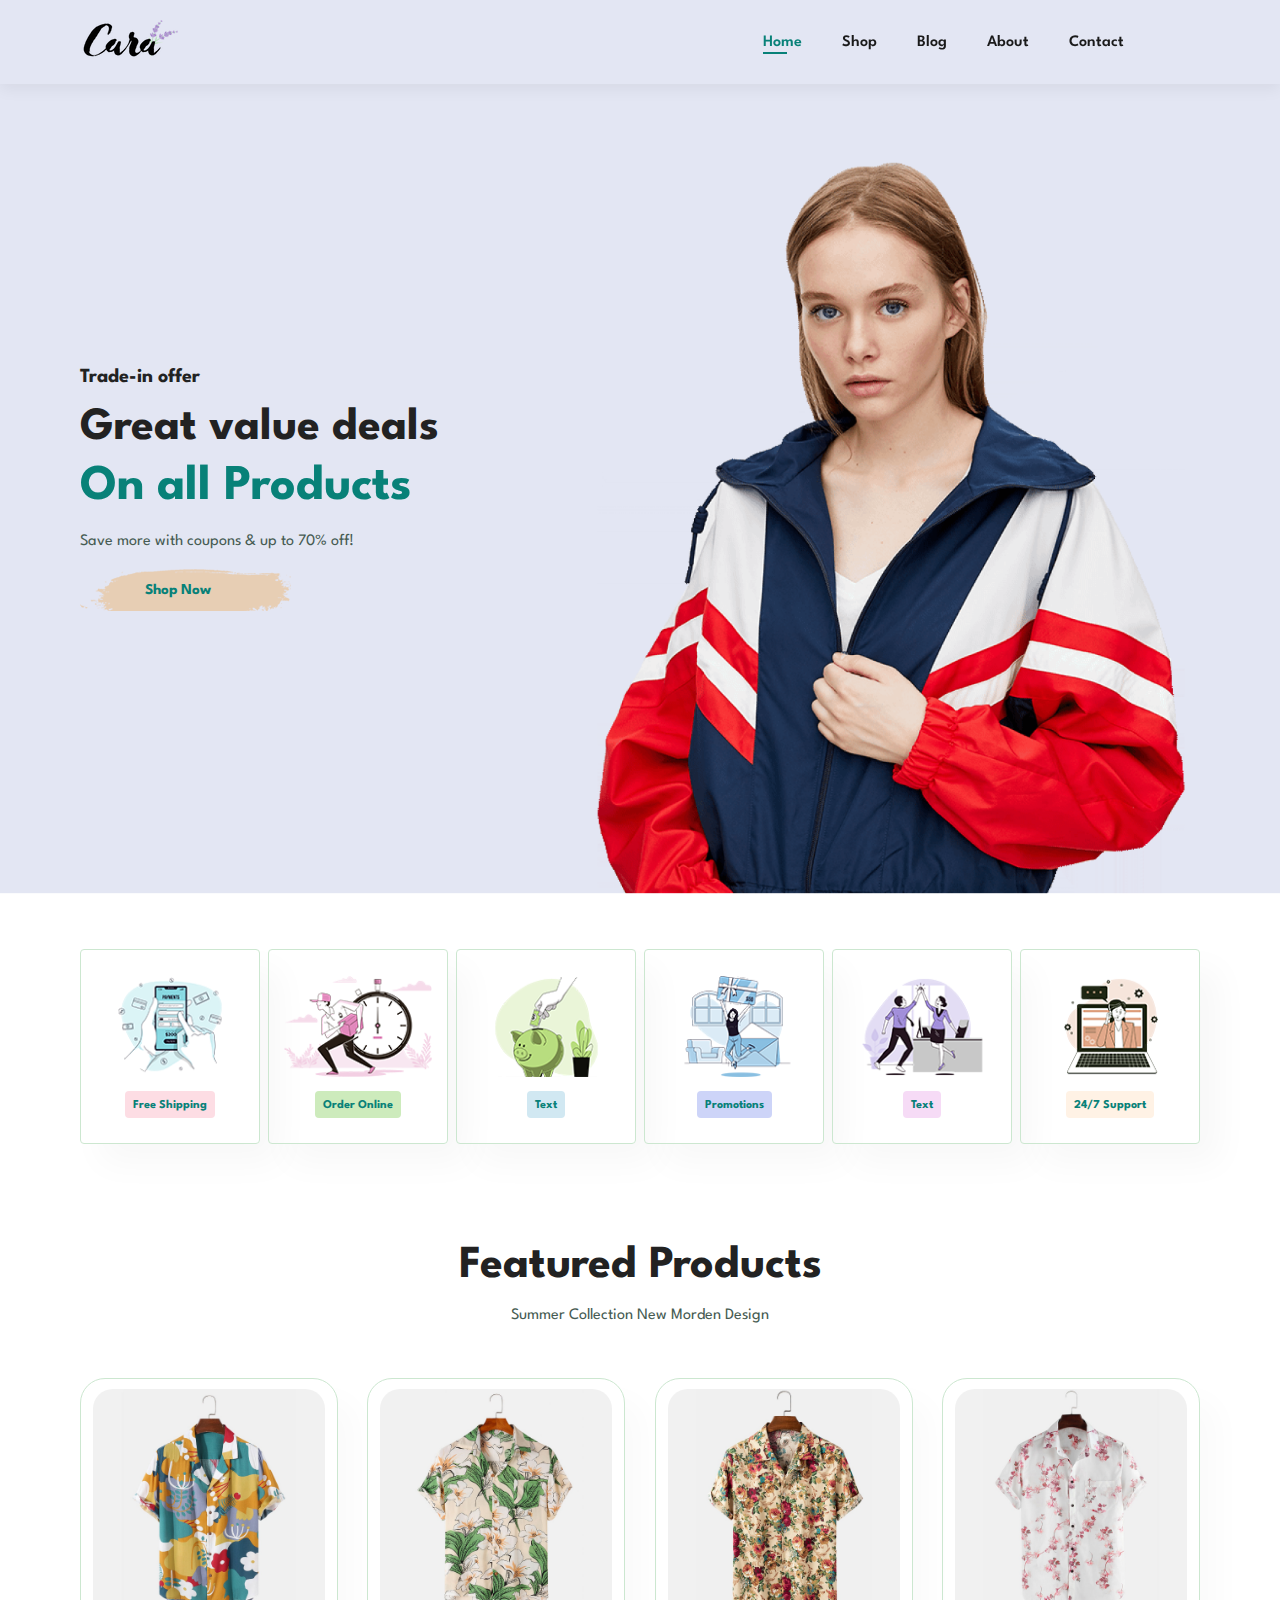
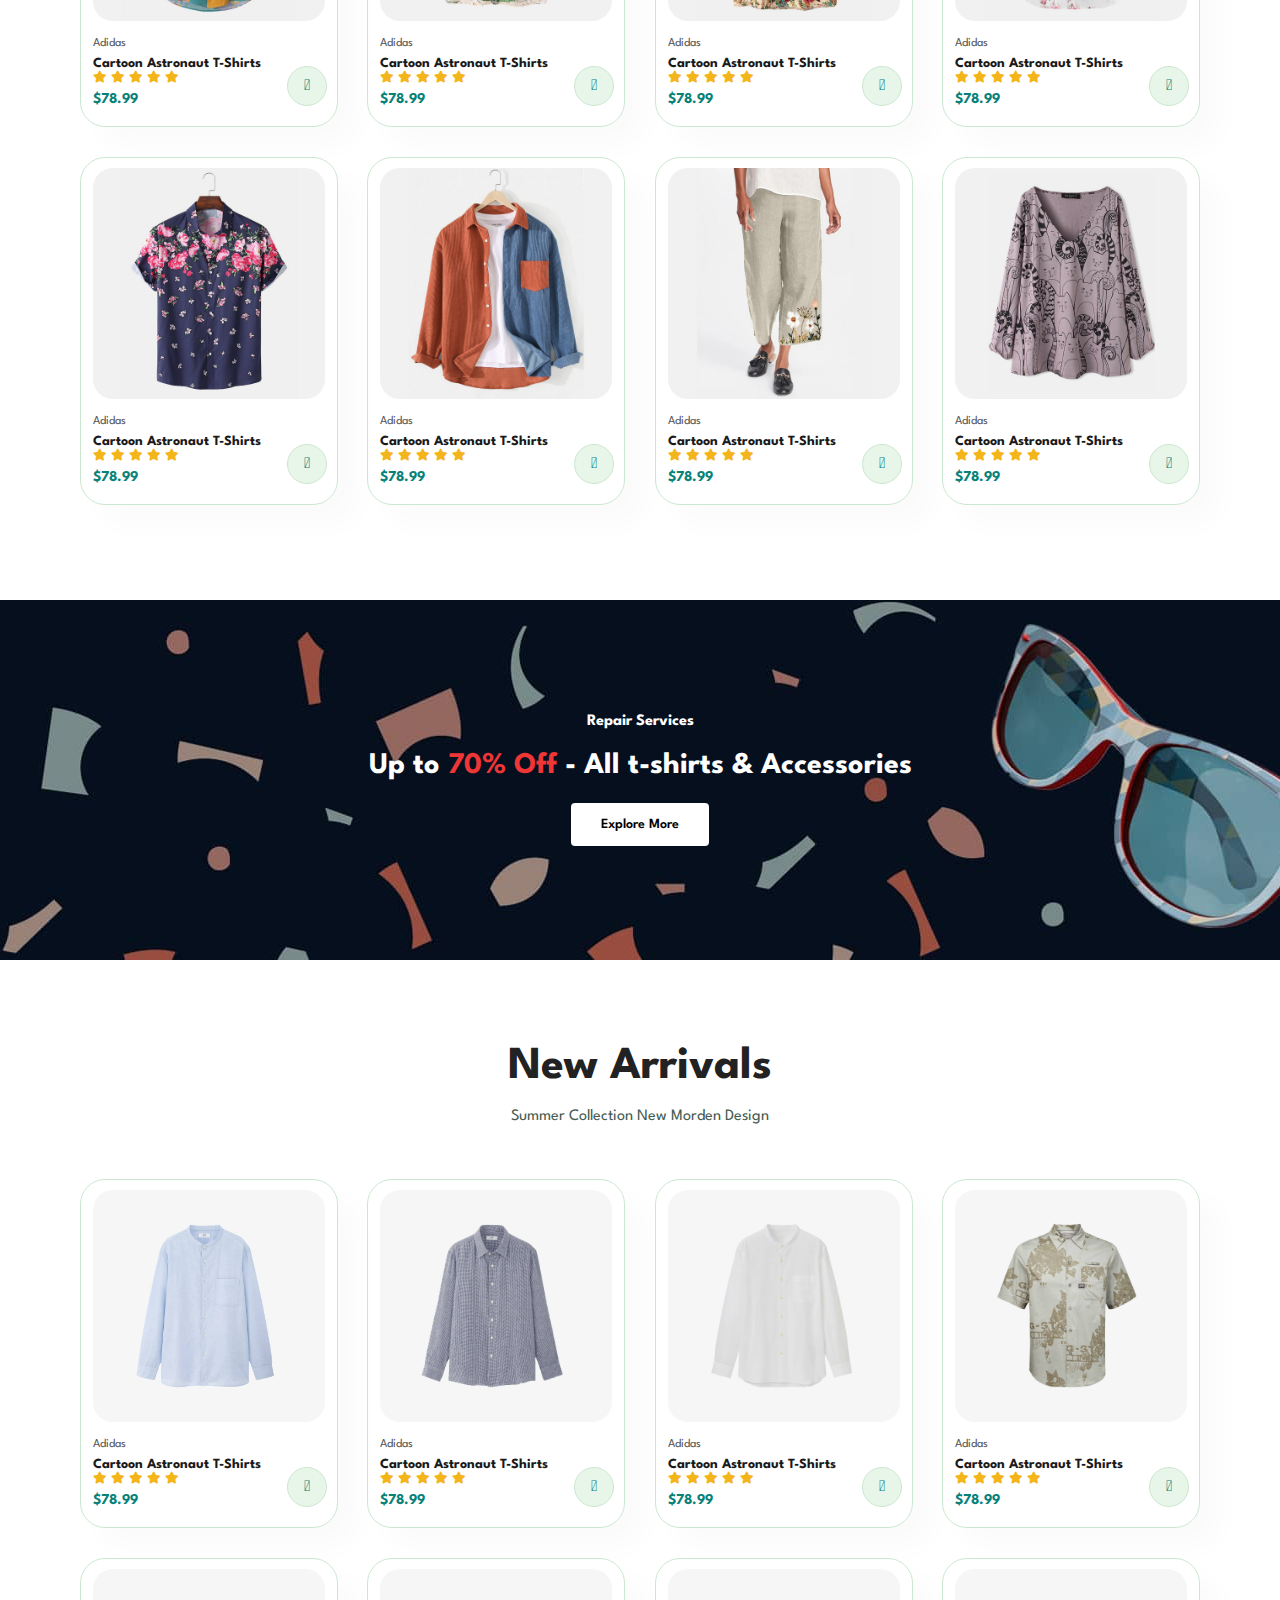
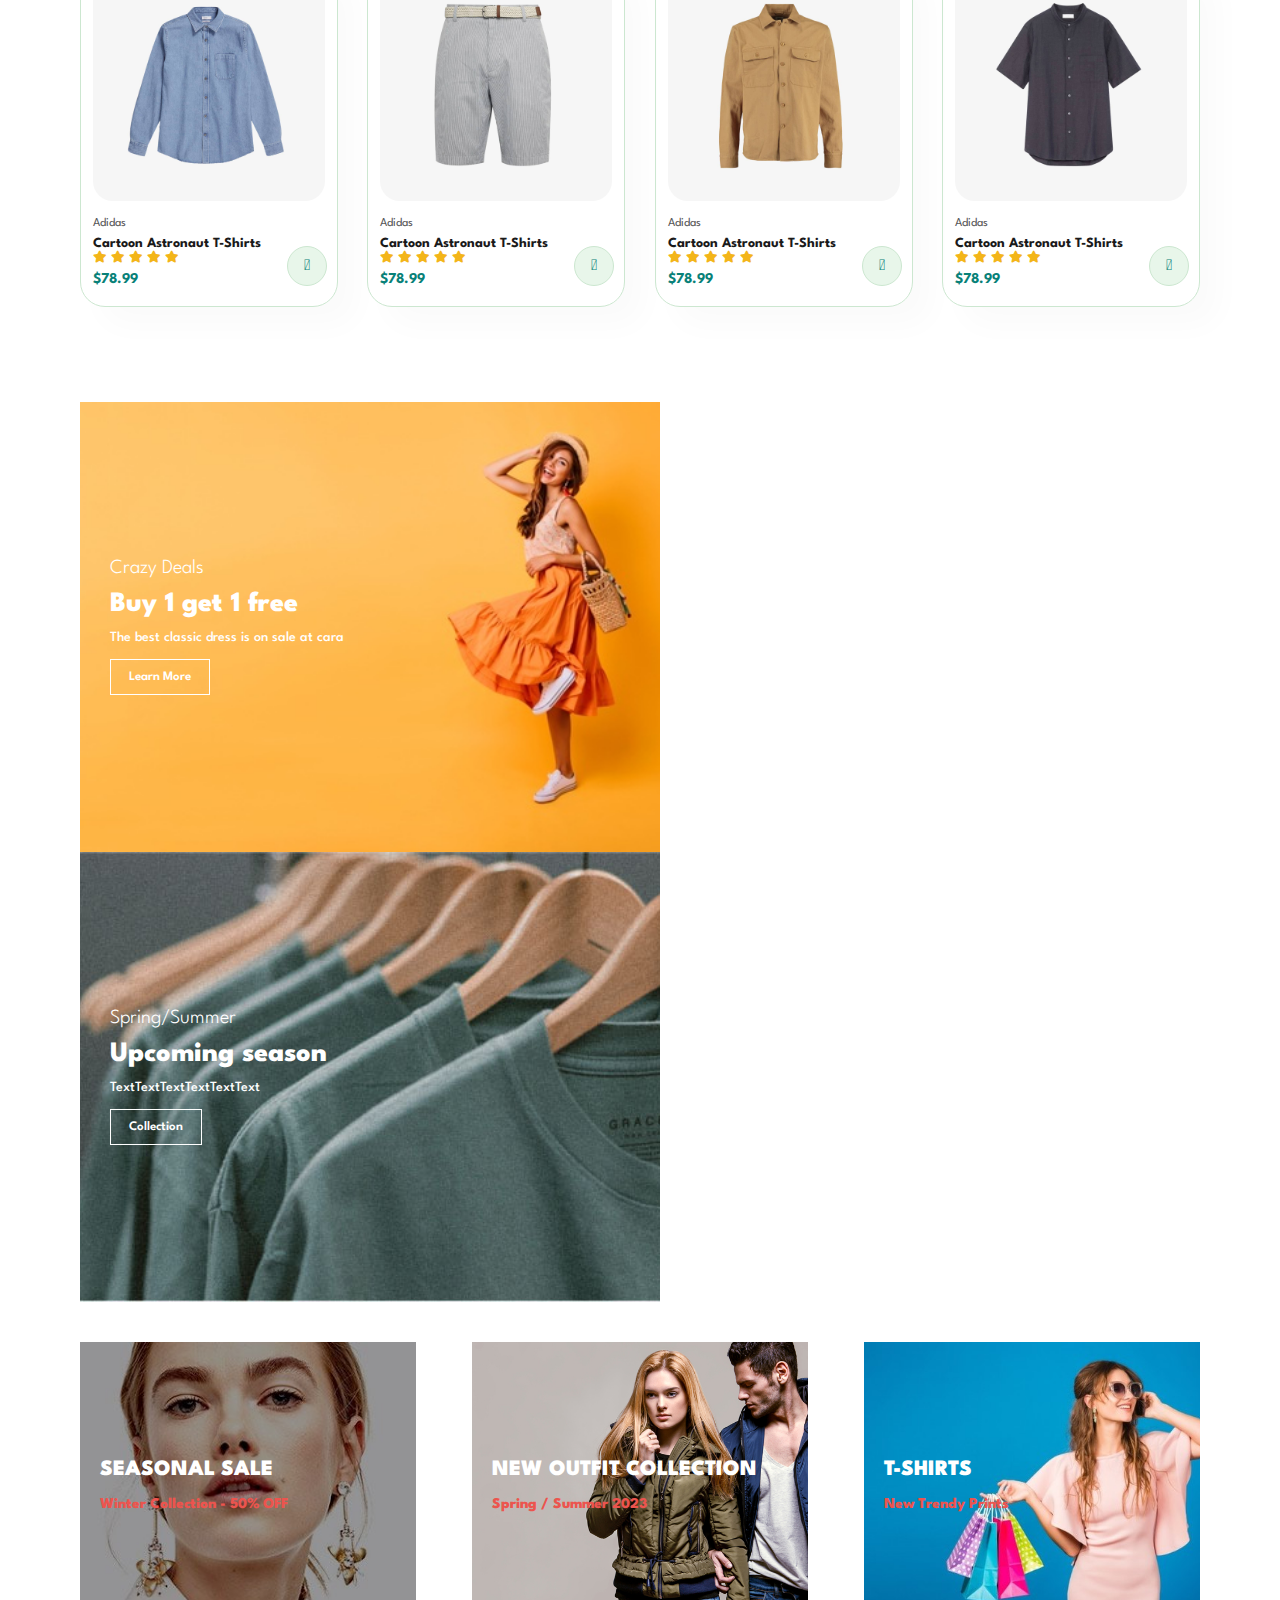
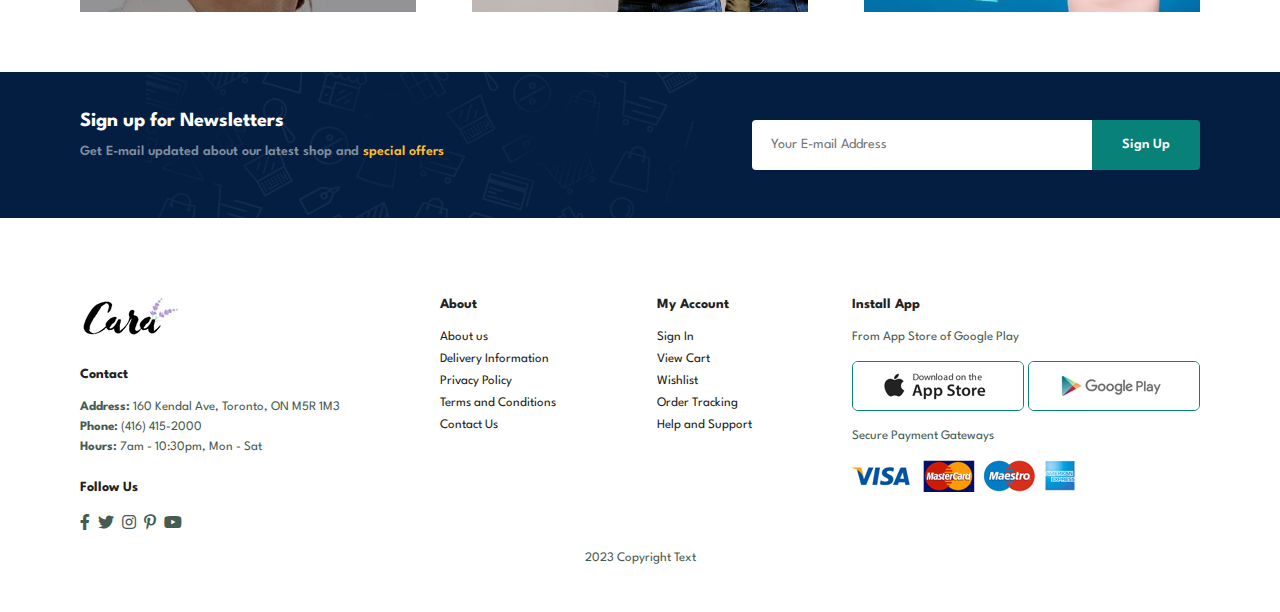
<file: index.html>
<!DOCTYPE html>
<html lang="en">

    <head>
        <meta charset="UTF-8">
        <meta http-equiv="X-UA-Compatible" content="IE=edge">
        <meta name="viewport" content="width=device-width, initial-scale=1.0">
        <title>Capstone Website</title>
        <link rel="stylesheet" href="https://pro.fontawesome.com/releases/v5.10.0/css/all.css" />

        <link rel="stylesheet" href="style.css">
    </head>

    <body>
        <section id="header"> 
            <a href="#"><img src="img/logo.png" class="logo" alt=""></a>

            <div>
                <ul id="navbar">
                    <li><a class="active" href="index.html">Home</a></li>
                    <li><a href="shop.html">Shop</a></li>
                    <li><a href="blog.html">Blog</a></li>
                    <li><a href="about.html">About</a></li>
                    <li><a href="contact.html">Contact</a></li>
                    <li id="lg-bag"><a href="cart.html"><i class="far fa-shopping-bag"></i></a></li>
                    <a href="#" id="close"><i class="far fa-times"></i></a>
                </ul>
            </div>

            <div id="mobile">
                <a href="cart.html"><i class="far fa-shopping-bag"></i></a>
                <i id="bar" class="fas fa-outdent"></i>
            </div>
            
        </section>
        
        <section id="hero">
            <h4>Trade-in offer</h4>
            <h2>Great value deals</h2>
            <h1>On all Products</h1>
            <p>Save more with coupons & up to 70% off!</p>
            <button>Shop Now</button>
        </section>

        <section id="feature" class="section-p1">
            <div class="fe-box">
                <img src="img/features/f1.png" alt="">
                <h6>Free Shipping</h6>                
            </div>
            <div class="fe-box">
                <img src="img/features/f2.png" alt="">
                <h6>Order Online</h6>                
            </div>
            <div class="fe-box">
                <img src="img/features/f3.png" alt="">
                <h6>Text</h6>                
            </div>
            <div class="fe-box">
                <img src="img/features/f4.png" alt="">
                <h6>Promotions</h6>                
            </div>
            <div class="fe-box">
                <img src="img/features/f5.png" alt="">
                <h6>Text</h6>                
            </div>
            <div class="fe-box">
                <img src="img/features/f6.png" alt="">
                <h6>24/7 Support</h6>                
            </div>
        </section>

        <section id="product1" class="section-p1">
            <h2>Featured Products</h2>
            <p>Summer Collection New Morden Design</p>
            <div class="pro-container">
                <div class="pro">
                    <img src="img/products/f1.jpg" alt="">
                    <div class="des">
                        <span>Adidas</span>
                        <h5>Cartoon Astronaut T-Shirts</h5>
                        <div class="star">
                            <i class="fas fa-star"></i>
                            <i class="fas fa-star"></i>
                            <i class="fas fa-star"></i>
                            <i class="fas fa-star"></i>
                            <i class="fas fa-star"></i>
                        </div>
                        <h4>$78.99</h4>
                    </div>
                    <a href="#"><i class="fal fa-shopping-cart cart"></i></a>
                </div>
                <div class="pro">
                    <img src="img/products/f2.jpg" alt="">
                    <div class="des">
                        <span>Adidas</span>
                        <h5>Cartoon Astronaut T-Shirts</h5>
                        <div class="star">
                            <i class="fas fa-star"></i>
                            <i class="fas fa-star"></i>
                            <i class="fas fa-star"></i>
                            <i class="fas fa-star"></i>
                            <i class="fas fa-star"></i>
                        </div>
                        <h4>$78.99</h4>
                    </div>
                    <a href="#"><i class="fal fa-shopping-cart cart"></i></a>
                </div>
                <div class="pro">
                    <img src="img/products/f3.jpg" alt="">
                    <div class="des">
                        <span>Adidas</span>
                        <h5>Cartoon Astronaut T-Shirts</h5>
                        <div class="star">
                            <i class="fas fa-star"></i>
                            <i class="fas fa-star"></i>
                            <i class="fas fa-star"></i>
                            <i class="fas fa-star"></i>
                            <i class="fas fa-star"></i>
                        </div>
                        <h4>$78.99</h4>
                    </div>
                    <a href="#"><i class="fal fa-shopping-cart cart"></i></a>
                </div>
                <div class="pro">
                    <img src="img/products/f4.jpg" alt="">
                    <div class="des">
                        <span>Adidas</span>
                        <h5>Cartoon Astronaut T-Shirts</h5>
                        <div class="star">
                            <i class="fas fa-star"></i>
                            <i class="fas fa-star"></i>
                            <i class="fas fa-star"></i>
                            <i class="fas fa-star"></i>
                            <i class="fas fa-star"></i>
                        </div>
                        <h4>$78.99</h4>
                    </div>
                    <a href="#"><i class="fal fa-shopping-cart cart"></i></a>
                </div>
                <div class="pro">
                    <img src="img/products/f5.jpg" alt="">
                    <div class="des">
                        <span>Adidas</span>
                        <h5>Cartoon Astronaut T-Shirts</h5>
                        <div class="star">
                            <i class="fas fa-star"></i>
                            <i class="fas fa-star"></i>
                            <i class="fas fa-star"></i>
                            <i class="fas fa-star"></i>
                            <i class="fas fa-star"></i>
                        </div>
                        <h4>$78.99</h4>
                    </div>
                    <a href="#"><i class="fal fa-shopping-cart cart"></i></a>
                </div>
                <div class="pro">
                    <img src="img/products/f6.jpg" alt="">
                    <div class="des">
                        <span>Adidas</span>
                        <h5>Cartoon Astronaut T-Shirts</h5>
                        <div class="star">
                            <i class="fas fa-star"></i>
                            <i class="fas fa-star"></i>
                            <i class="fas fa-star"></i>
                            <i class="fas fa-star"></i>
                            <i class="fas fa-star"></i>
                        </div>
                        <h4>$78.99</h4>
                    </div>
                    <a href="#"><i class="fal fa-shopping-cart cart"></i></a>
                </div>
                <div class="pro">
                    <img src="img/products/f7.jpg" alt="">
                    <div class="des">
                        <span>Adidas</span>
                        <h5>Cartoon Astronaut T-Shirts</h5>
                        <div class="star">
                            <i class="fas fa-star"></i>
                            <i class="fas fa-star"></i>
                            <i class="fas fa-star"></i>
                            <i class="fas fa-star"></i>
                            <i class="fas fa-star"></i>
                        </div>
                        <h4>$78.99</h4>
                    </div>
                    <a href="#"><i class="fal fa-shopping-cart cart"></i></a>
                </div>
                <div class="pro">
                    <img src="img/products/f8.jpg" alt="">
                    <div class="des">
                        <span>Adidas</span>
                        <h5>Cartoon Astronaut T-Shirts</h5>
                        <div class="star">
                            <i class="fas fa-star"></i>
                            <i class="fas fa-star"></i>
                            <i class="fas fa-star"></i>
                            <i class="fas fa-star"></i>
                            <i class="fas fa-star"></i>
                        </div>
                        <h4>$78.99</h4>
                    </div>
                    <a href="#"><i class="fal fa-shopping-cart cart"></i></a>
                </div>
            </div>
        </section>

        <section id="banner" class="section-m1">
            <h4>Repair Services</h4>
            <h2>Up to <span>70% Off</span> - All t-shirts & Accessories</h2>
            <button class="normal">Explore More</button>
        </section>

        <section id="product1" class="section-p1">
            <h2>New Arrivals</h2>
            <p>Summer Collection New Morden Design</p>
            <div class="pro-container">
                <div class="pro">
                    <img src="img/products/n1.jpg" alt="">
                    <div class="des">
                        <span>Adidas</span>
                        <h5>Cartoon Astronaut T-Shirts</h5>
                        <div class="star">
                            <i class="fas fa-star"></i>
                            <i class="fas fa-star"></i>
                            <i class="fas fa-star"></i>
                            <i class="fas fa-star"></i>
                            <i class="fas fa-star"></i>
                        </div>
                        <h4>$78.99</h4>
                    </div>
                    <a href="#"><i class="fal fa-shopping-cart cart"></i></a>
                </div>
                <div class="pro">
                    <img src="img/products/n2.jpg" alt="">
                    <div class="des">
                        <span>Adidas</span>
                        <h5>Cartoon Astronaut T-Shirts</h5>
                        <div class="star">
                            <i class="fas fa-star"></i>
                            <i class="fas fa-star"></i>
                            <i class="fas fa-star"></i>
                            <i class="fas fa-star"></i>
                            <i class="fas fa-star"></i>
                        </div>
                        <h4>$78.99</h4>
                    </div>
                    <a href="#"><i class="fal fa-shopping-cart cart"></i></a>
                </div>
                <div class="pro">
                    <img src="img/products/n3.jpg" alt="">
                    <div class="des">
                        <span>Adidas</span>
                        <h5>Cartoon Astronaut T-Shirts</h5>
                        <div class="star">
                            <i class="fas fa-star"></i>
                            <i class="fas fa-star"></i>
                            <i class="fas fa-star"></i>
                            <i class="fas fa-star"></i>
                            <i class="fas fa-star"></i>
                        </div>
                        <h4>$78.99</h4>
                    </div>
                    <a href="#"><i class="fal fa-shopping-cart cart"></i></a>
                </div>
                <div class="pro">
                    <img src="img/products/n4.jpg" alt="">
                    <div class="des">
                        <span>Adidas</span>
                        <h5>Cartoon Astronaut T-Shirts</h5>
                        <div class="star">
                            <i class="fas fa-star"></i>
                            <i class="fas fa-star"></i>
                            <i class="fas fa-star"></i>
                            <i class="fas fa-star"></i>
                            <i class="fas fa-star"></i>
                        </div>
                        <h4>$78.99</h4>
                    </div>
                    <a href="#"><i class="fal fa-shopping-cart cart"></i></a>
                </div>
                <div class="pro">
                    <img src="img/products/n5.jpg" alt="">
                    <div class="des">
                        <span>Adidas</span>
                        <h5>Cartoon Astronaut T-Shirts</h5>
                        <div class="star">
                            <i class="fas fa-star"></i>
                            <i class="fas fa-star"></i>
                            <i class="fas fa-star"></i>
                            <i class="fas fa-star"></i>
                            <i class="fas fa-star"></i>
                        </div>
                        <h4>$78.99</h4>
                    </div>
                    <a href="#"><i class="fal fa-shopping-cart cart"></i></a>
                </div>
                <div class="pro">
                    <img src="img/products/n6.jpg" alt="">
                    <div class="des">
                        <span>Adidas</span>
                        <h5>Cartoon Astronaut T-Shirts</h5>
                        <div class="star">
                            <i class="fas fa-star"></i>
                            <i class="fas fa-star"></i>
                            <i class="fas fa-star"></i>
                            <i class="fas fa-star"></i>
                            <i class="fas fa-star"></i>
                        </div>
                        <h4>$78.99</h4>
                    </div>
                    <a href="#"><i class="fal fa-shopping-cart cart"></i></a>
                </div>
                <div class="pro">
                    <img src="img/products/n7.jpg" alt="">
                    <div class="des">
                        <span>Adidas</span>
                        <h5>Cartoon Astronaut T-Shirts</h5>
                        <div class="star">
                            <i class="fas fa-star"></i>
                            <i class="fas fa-star"></i>
                            <i class="fas fa-star"></i>
                            <i class="fas fa-star"></i>
                            <i class="fas fa-star"></i>
                        </div>
                        <h4>$78.99</h4>
                    </div>
                    <a href="#"><i class="fal fa-shopping-cart cart"></i></a>
                </div>
                <div class="pro">
                    <img src="img/products/n8.jpg" alt="">
                    <div class="des">
                        <span>Adidas</span>
                        <h5>Cartoon Astronaut T-Shirts</h5>
                        <div class="star">
                            <i class="fas fa-star"></i>
                            <i class="fas fa-star"></i>
                            <i class="fas fa-star"></i>
                            <i class="fas fa-star"></i>
                            <i class="fas fa-star"></i>
                        </div>
                        <h4>$78.99</h4>
                    </div>
                    <a href="#"><i class="fal fa-shopping-cart cart"></i></a>
                </div>
            </div>
        </section>

        <section id="sm-banner" class="section-p1">
            <div class="banner-box">
                <h4>Crazy Deals</h4>
                <h2>Buy 1 get 1 free</h2>
                <span>The best classic dress is on sale at cara</span>
                <button class="white">Learn More</button>
            </div>
            <div class="banner-box banner-box2">
                <h4>Spring/Summer</h4>
                <h2>Upcoming season</h2>
                <span>TextTextTextTextTextText</span>
                <button class="white">Collection</button>
            </div>
        </section>

        <section id="banner3">
            <div class="banner-box">
                <h2>SEASONAL SALE</h2>
                <h3>Winter Collection - 50% OFF</h3>
            </div>
            <div class="banner-box banner-box2">
                <h2>NEW OUTFIT COLLECTION</h2>
                <h3>Spring / Summer 2023</h3>
            </div>
            <div class="banner-box banner-box3">
                <h2>T-SHIRTS</h2>
                <h3>New Trendy Prints</h3>
            </div>
        </section>

        <section id="newsletter" class="section-p1 section-m1">
            <div class="newstext">
                <h4>Sign up for Newsletters</h4>
                <p>Get E-mail updated about our latest shop and <span>special offers</span></p>
            </div>
            <div class="form">
                <input type="text" placeholder="Your E-mail Address">
                <button class="normal">Sign Up</button>
            </div>
        </section>
        <footer class="section-p1">
            <div class="col">
                <img class="logo" src="img/logo.png" alt="">
                <h4>Contact</h4>
                <p><strong>Address:</strong> 160 Kendal Ave, Toronto, ON M5R 1M3</p>
                <p><strong>Phone:</strong> (416) 415-2000</p>
                <p><strong>Hours:</strong> 7am - 10:30pm, Mon - Sat</p>
                <div class="follow">
                    <h4>Follow Us</h4>
                    <div class="icon">
                        <i class="fab fa-facebook-f"></i>
                        <i class="fab fa-twitter"></i>
                        <i class="fab fa-instagram"></i>
                        <i class="fab fa-pinterest-p"></i>
                        <i class="fab fa-youtube"></i>
                    </div>
                </div>
            </div>

            <div class="col">
                <h4>About</h4>
                <a href="#">About us</a>
                <a href="#">Delivery Information</a>
                <a href="#">Privacy Policy</a>
                <a href="#">Terms and Conditions</a>
                <a href="#">Contact Us</a>
            </div>

            <div class="col">
                <h4>My Account</h4>
                <a href="#">Sign In</a>
                <a href="#">View Cart</a>
                <a href="#">Wishlist</a>
                <a href="#">Order Tracking</a>
                <a href="#">Help and Support</a>
            </div>

            <div class="col install">
                <h4>Install App</h4>
                <p>From App Store of Google Play</p>

                <div class="row">
                    <img src="img/pay/app.jpg" alt="">
                    <img src="img/pay/play.jpg" alt="">
                </div>

                <p>Secure Payment Gateways</p>
                <img src="img/pay/pay.png" alt="">
            </div>

            <div class="copyright">
                <p>2023 Copyright Text</p>
            </div>
        </footer>
        <script src="script.js"></script>
    </body>

</html>
</file>
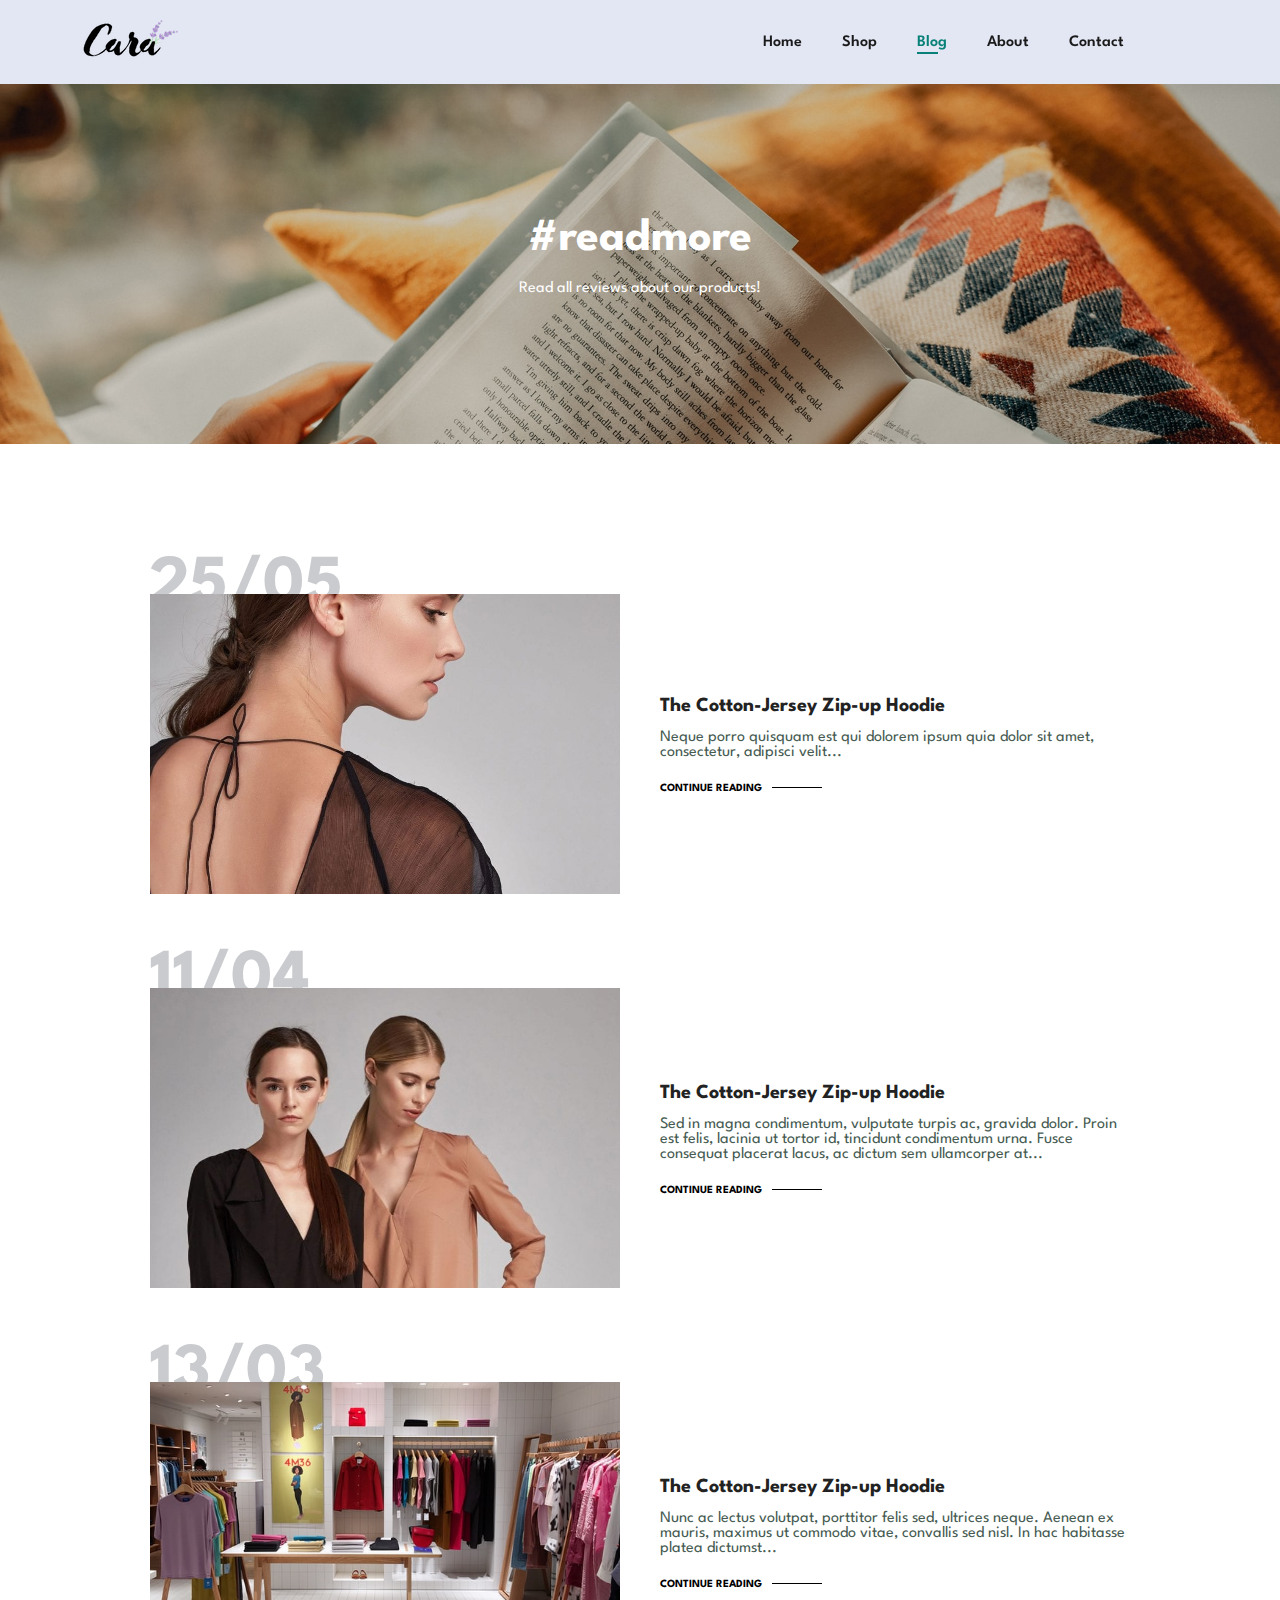
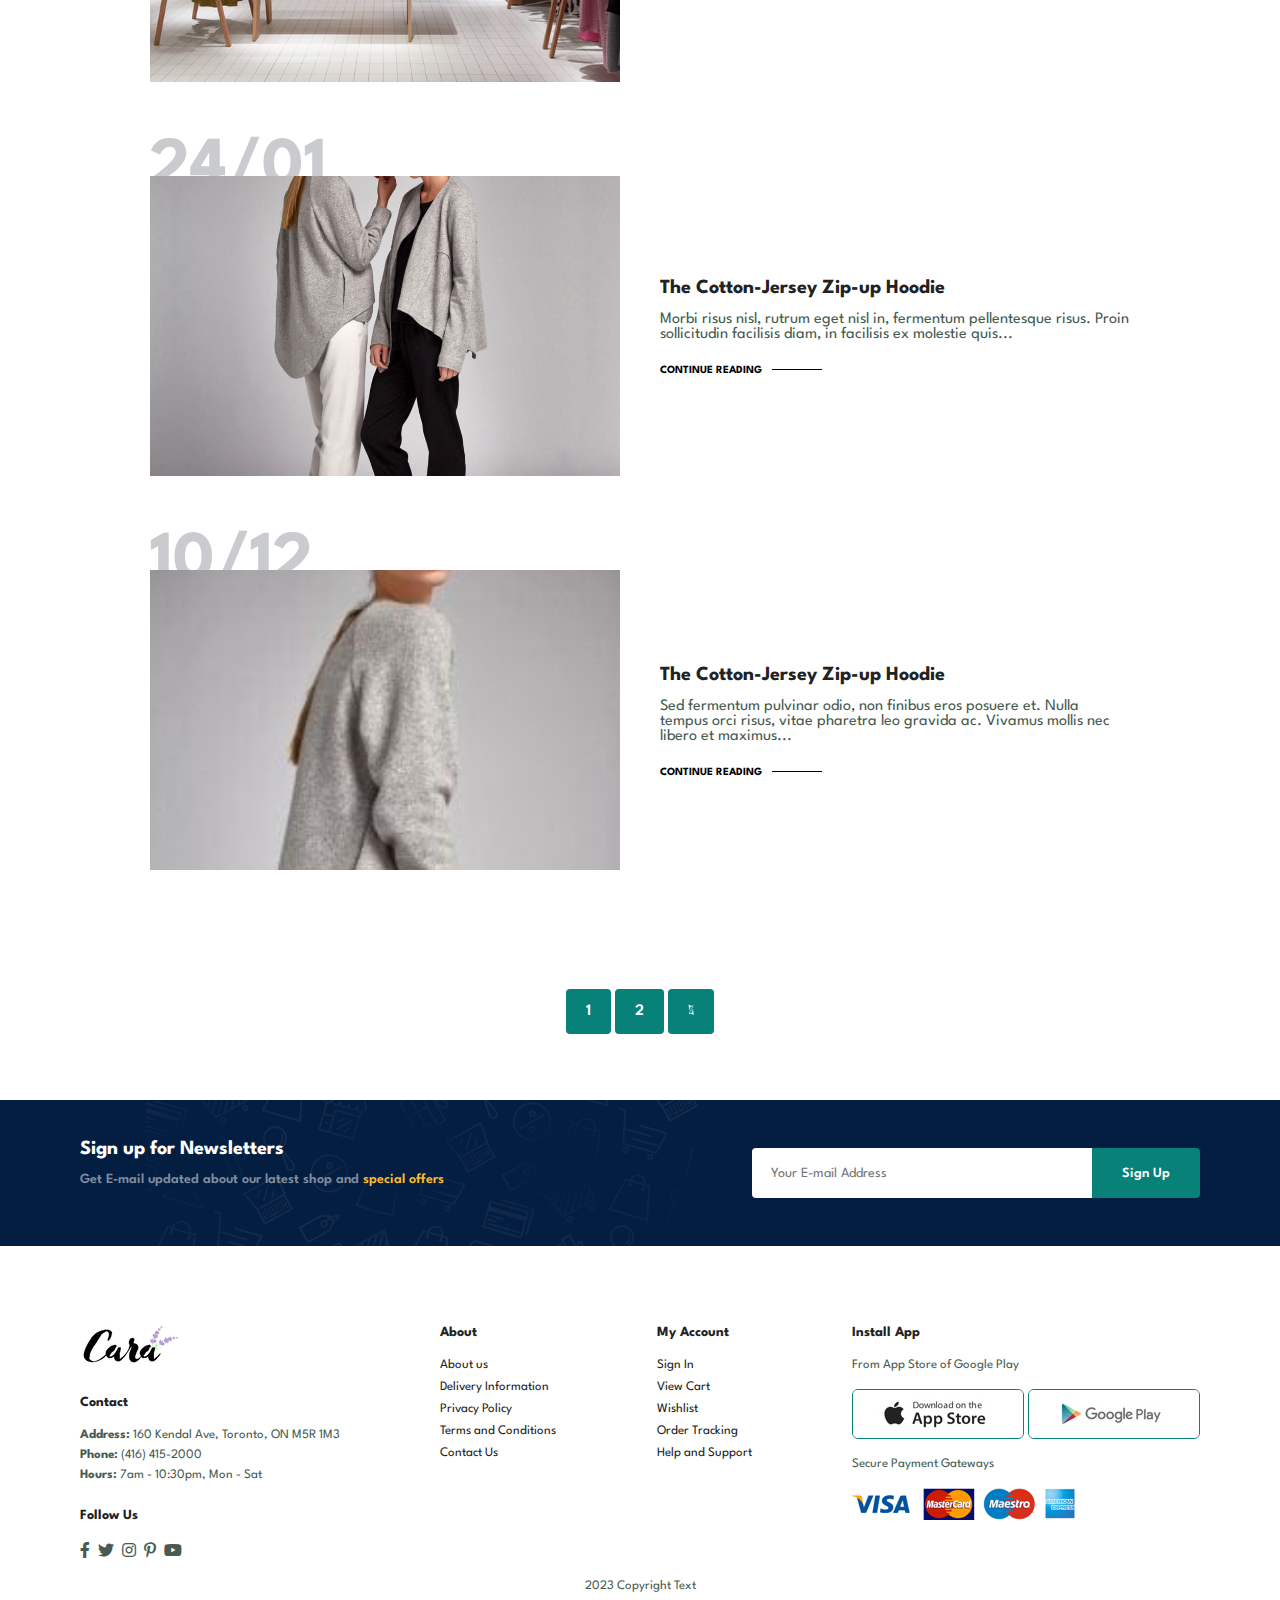
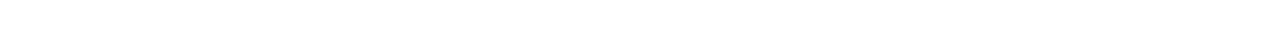
<file: blog.html>
<!DOCTYPE html>
<html lang="en">

    <head>
        <meta charset="UTF-8">
        <meta http-equiv="X-UA-Compatible" content="IE=edge">
        <meta name="viewport" content="width=device-width, initial-scale=1.0">
        <title>Capstone Website</title>
        <link rel="stylesheet" href="https://pro.fontawesome.com/releases/v5.10.0/css/all.css" />

        <link rel="stylesheet" href="style.css">
    </head>

    <body>
        <section id="header"> 
            <a href="#"><img src="img/logo.png" class="logo" alt=""></a>

            <div>
                <ul id="navbar">
                    <li><a href="index.html">Home</a></li>
                    <li><a href="shop.html">Shop</a></li>
                    <li><a class="active" href="blog.html">Blog</a></li>
                    <li><a href="about.html">About</a></li>
                    <li><a href="contact.html">Contact</a></li>
                    <li id="lg-bag"><a href="cart.html"><i class="far fa-shopping-bag"></i></a></li>
                    <a href="#" id="close"><i class="far fa-times"></i></a>
                </ul>
            </div>

            <div id="mobile">
                <a href="cart.html"><i class="far fa-shopping-bag"></i></a>
                <i id="bar" class="fas fa-outdent"></i>
            </div>
            
        </section>
        
        <section id="page-header" class="blog-header">
            <h2>#readmore</h2>        
            <p>Read all reviews about our products!</p>
        </section>

        <section id="blog">
            <div class="blog-box">
                <div class="blog-img">
                    <img src="img/blog/b1.jpg" alt="">
                </div>
                <div class="blog-details">
                    <h4>The Cotton-Jersey Zip-up Hoodie</h4>
                    <p>Neque porro quisquam est qui dolorem ipsum 
                    quia dolor sit amet, consectetur, adipisci velit...</p>
                    <a href="#">CONTINUE READING</a>
                </div>
                <h1>25/05</h1>
            </div>
            <div class="blog-box">
                <div class="blog-img">
                    <img src="img/blog/b2.jpg" alt="">
                </div>
                <div class="blog-details">
                    <h4>The Cotton-Jersey Zip-up Hoodie</h4>
                    <p>Sed in magna condimentum, vulputate turpis ac, gravida dolor. 
                    Proin est felis, lacinia ut tortor id, tincidunt condimentum urna. 
                    Fusce consequat placerat lacus, ac dictum sem ullamcorper at...</p>
                    <a href="#">CONTINUE READING</a>
                </div>
                <h1>11/04</h1>
            </div>
            <div class="blog-box">
                <div class="blog-img">
                    <img src="img/blog/b3.jpg" alt="">
                </div>
                <div class="blog-details">
                    <h4>The Cotton-Jersey Zip-up Hoodie</h4>
                    <p>Nunc ac lectus volutpat, porttitor felis sed, ultrices neque. 
                    Aenean ex mauris, maximus ut commodo vitae, convallis sed nisl. 
                    In hac habitasse platea dictumst...</p>
                    <a href="#">CONTINUE READING</a>
                </div>
                <h1>13/03</h1>
            </div>
            <div class="blog-box">
                <div class="blog-img">
                    <img src="img/blog/b4.jpg" alt="">
                </div>
                <div class="blog-details">
                    <h4>The Cotton-Jersey Zip-up Hoodie</h4>
                    <p>Morbi risus nisl, rutrum eget nisl in, fermentum pellentesque risus. 
                    Proin sollicitudin facilisis diam, in facilisis ex molestie quis...</p>
                    <a href="#">CONTINUE READING</a>
                </div>
                <h1>24/01</h1>
            </div>
            <div class="blog-box">
                <div class="blog-img">
                    <img src="img/blog/b5.jpg" alt="">
                </div>
                <div class="blog-details">
                    <h4>The Cotton-Jersey Zip-up Hoodie</h4>
                    <p>Sed fermentum pulvinar odio, non finibus eros posuere et. 
                    Nulla tempus orci risus, vitae pharetra leo gravida ac. 
                    Vivamus mollis nec libero et maximus...</p>
                    <a href="#">CONTINUE READING</a>
                </div>
                <h1>10/12</h1>
            </div>
        </section>

        <section id="pagination" class="section-p1">
            <a href="#">1</a>
            <a href="#">2</a>
            <a href="#"><i class="fal fa-long-arrow-alt-right"></i></a>
        </section>

        <section id="newsletter" class="section-p1 section-m1">
            <div class="newstext">
                <h4>Sign up for Newsletters</h4>
                <p>Get E-mail updated about our latest shop and <span>special offers</span></p>
            </div>
            <div class="form">
                <input type="text" placeholder="Your E-mail Address">
                <button class="normal">Sign Up</button>
            </div>
        </section>

        <footer class="section-p1">
            <div class="col">
                <img class="logo" src="img/logo.png" alt="">
                <h4>Contact</h4>
                <p><strong>Address:</strong> 160 Kendal Ave, Toronto, ON M5R 1M3</p>
                <p><strong>Phone:</strong> (416) 415-2000</p>
                <p><strong>Hours:</strong> 7am - 10:30pm, Mon - Sat</p>
                <div class="follow">
                    <h4>Follow Us</h4>
                    <div class="icon">
                        <i class="fab fa-facebook-f"></i>
                        <i class="fab fa-twitter"></i>
                        <i class="fab fa-instagram"></i>
                        <i class="fab fa-pinterest-p"></i>
                        <i class="fab fa-youtube"></i>
                    </div>
                </div>
            </div>

            <div class="col">
                <h4>About</h4>
                <a href="#">About us</a>
                <a href="#">Delivery Information</a>
                <a href="#">Privacy Policy</a>
                <a href="#">Terms and Conditions</a>
                <a href="#">Contact Us</a>
            </div>

            <div class="col">
                <h4>My Account</h4>
                <a href="#">Sign In</a>
                <a href="#">View Cart</a>
                <a href="#">Wishlist</a>
                <a href="#">Order Tracking</a>
                <a href="#">Help and Support</a>
            </div>

            <div class="col install">
                <h4>Install App</h4>
                <p>From App Store of Google Play</p>

                <div class="row">
                    <img src="img/pay/app.jpg" alt="">
                    <img src="img/pay/play.jpg" alt="">
                </div>

                <p>Secure Payment Gateways</p>
                <img src="img/pay/pay.png" alt="">
            </div>

            <div class="copyright">
                <p>2023 Copyright Text</p>
            </div>
        </footer>
        <script src="script.js"></script>
    </body>

</html>
</file>
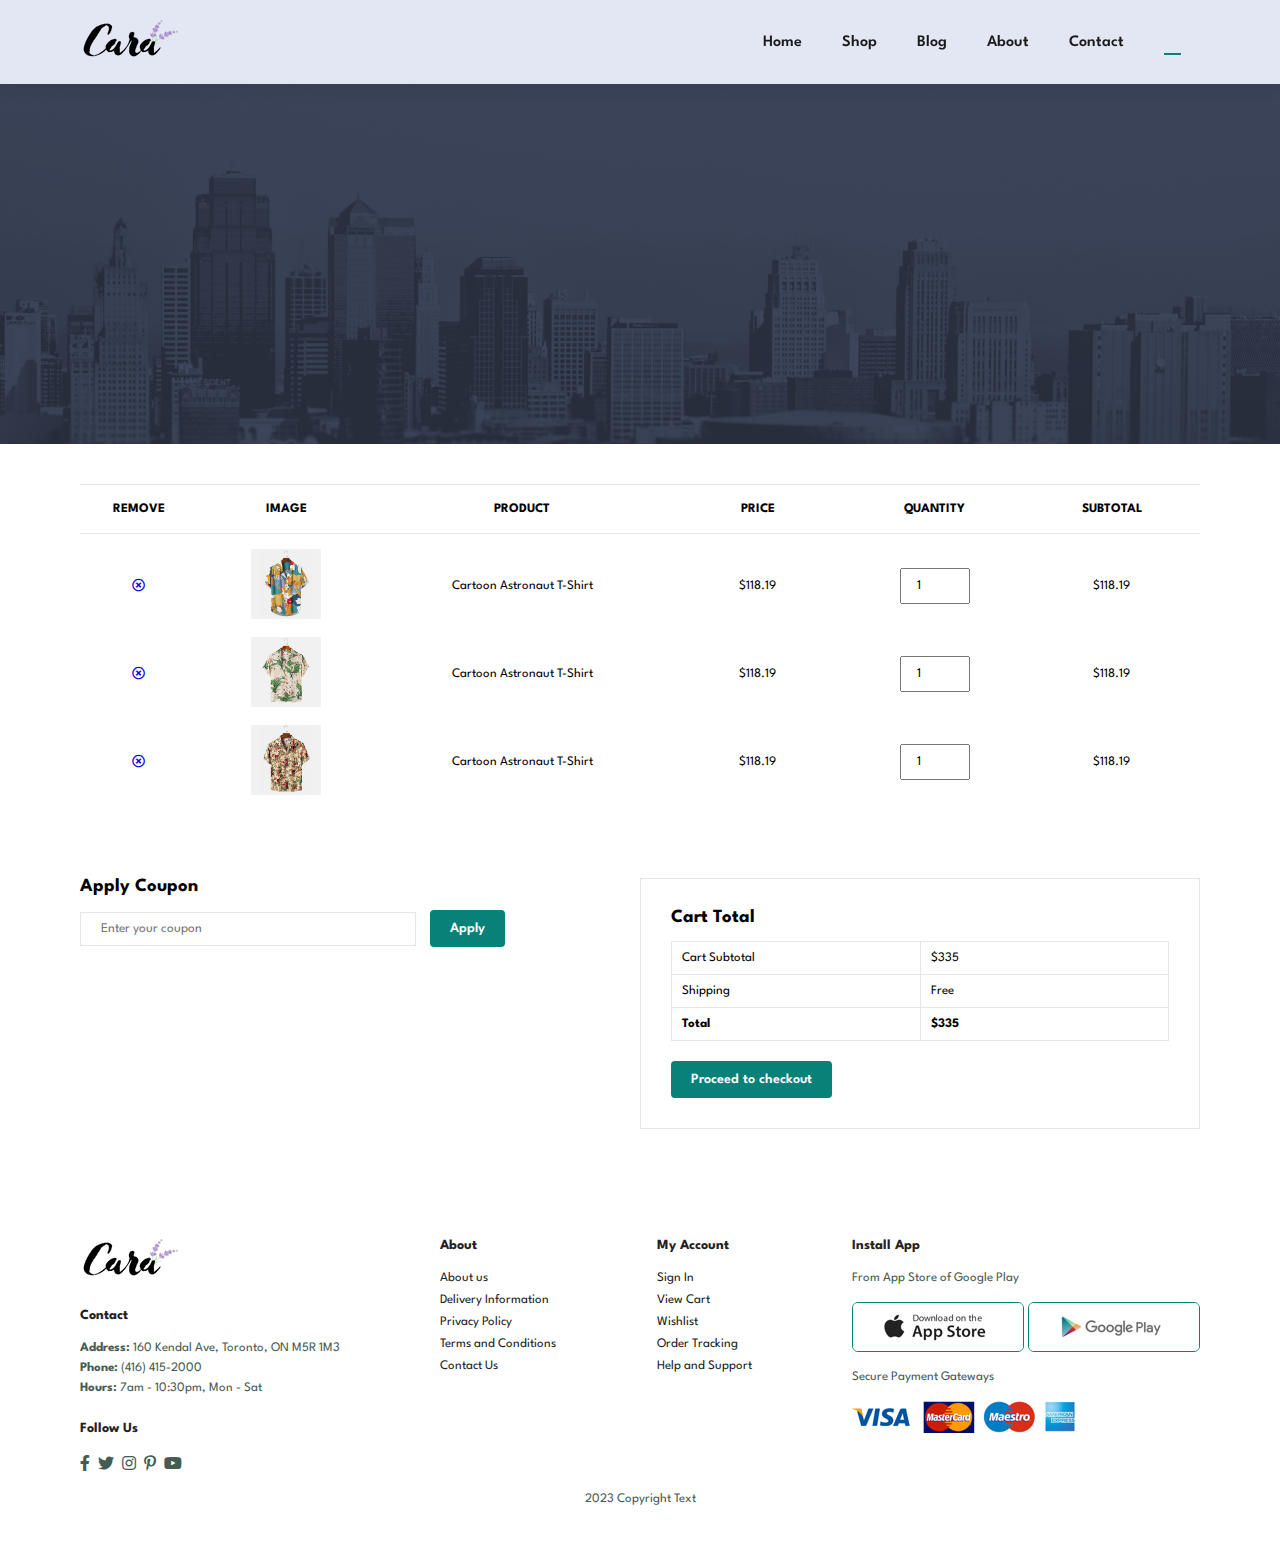
<file: cart.html>
<!DOCTYPE html>
<html lang="en">

    <head>
        <meta charset="UTF-8">
        <meta http-equiv="X-UA-Compatible" content="IE=edge">
        <meta name="viewport" content="width=device-width, initial-scale=1.0">
        <title>Capstone Website</title>
        <link rel="stylesheet" href="https://pro.fontawesome.com/releases/v5.10.0/css/all.css" />

        <link rel="stylesheet" href="style.css">
    </head>

    <body>
        <section id="header"> 
            <a href="#"><img src="img/logo.png" class="logo" alt=""></a>

            <div>
                <ul id="navbar">
                    <li><a href="index.html">Home</a></li>
                    <li><a href="shop.html">Shop</a></li>
                    <li><a href="blog.html">Blog</a></li>
                    <li><a href="about.html">About</a></li>
                    <li><a href="contact.html">Contact</a></li>
                    <li id="lg-bag"><a class="active" href="cart.html"><i class="far fa-shopping-bag"></i></a></li>
                    <a href="#" id="close"><i class="far fa-times"></i></a>
                </ul>
            </div>

            <div id="mobile">
                <a href="cart.html"><i class="far fa-shopping-bag"></i></a>
                <i id="bar" class="fas fa-outdent"></i>
            </div>
            
        </section>

        <section id="page-header" class="about-header">
        </section>


        <section id="cart" class="section-p1">
            <table width="100%">
                <thead>
                    <tr>
                        <td>Remove</td>
                        <td>Image</td>
                        <td>Product</td>
                        <td>Price</td>
                        <td>Quantity</td>
                        <td>Subtotal</td>
                    </tr>
                </thead>
                <tbody>
                    <tr>
                        <td><a href="#"><i class="far fa-times-circle"></i></a></td>
                        <td><img src="img/products/f1.jpg" alt=""></td>
                        <td>Cartoon Astronaut T-Shirt</td>
                        <td>$118.19</td>
                        <td><input type="number" value="1"></td>
                        <td>$118.19</td>
                    </tr>
                    <tr>
                        <td><a href="#"><i class="far fa-times-circle"></i></a></td>
                        <td><img src="img/products/f2.jpg" alt=""></td>
                        <td>Cartoon Astronaut T-Shirt</td>
                        <td>$118.19</td>
                        <td><input type="number" value="1"></td>
                        <td>$118.19</td>
                    </tr>
                    <tr>
                        <td><a href="#"><i class="far fa-times-circle"></i></a></td>
                        <td><img src="img/products/f3.jpg" alt=""></td>
                        <td>Cartoon Astronaut T-Shirt</td>
                        <td>$118.19</td>
                        <td><input type="number" value="1"></td>
                        <td>$118.19</td>
                    </tr>
                </tbody>
            </table>
        </section>

        <section id="cart-add" class="section-p1">
            <div id="coupon">
                <h3>Apply Coupon</h3>
                <div>
                    <input type="text" placeholder="Enter your coupon">
                    <button class="normal">Apply</button>
                </div>
            </div>
            <div id="subtotal">
                <h3>Cart Total</h3>
                <table>
                    <tr>
                        <td>Cart Subtotal</td>
                        <td>$335</td>
                    </tr>
                    <tr>
                        <td>Shipping</td>
                        <td>Free</td>
                    </tr>
                    <tr>
                        <td><strong>Total</strong></td>
                        <td><strong>$335</strong></td>
                    </tr>
                </table>
                <button class="normal">Proceed to checkout</button>
            </div>
        </section>

        <footer class="section-p1">
            <div class="col">
                <img class="logo" src="img/logo.png" alt="">
                <h4>Contact</h4>
                <p><strong>Address:</strong> 160 Kendal Ave, Toronto, ON M5R 1M3</p>
                <p><strong>Phone:</strong> (416) 415-2000</p>
                <p><strong>Hours:</strong> 7am - 10:30pm, Mon - Sat</p>
                <div class="follow">
                    <h4>Follow Us</h4>
                    <div class="icon">
                        <i class="fab fa-facebook-f"></i>
                        <i class="fab fa-twitter"></i>
                        <i class="fab fa-instagram"></i>
                        <i class="fab fa-pinterest-p"></i>
                        <i class="fab fa-youtube"></i>
                    </div>
                </div>
            </div>

            <div class="col">
                <h4>About</h4>
                <a href="#">About us</a>
                <a href="#">Delivery Information</a>
                <a href="#">Privacy Policy</a>
                <a href="#">Terms and Conditions</a>
                <a href="#">Contact Us</a>
            </div>

            <div class="col">
                <h4>My Account</h4>
                <a href="#">Sign In</a>
                <a href="#">View Cart</a>
                <a href="#">Wishlist</a>
                <a href="#">Order Tracking</a>
                <a href="#">Help and Support</a>
            </div>

            <div class="col install">
                <h4>Install App</h4>
                <p>From App Store of Google Play</p>

                <div class="row">
                    <img src="img/pay/app.jpg" alt="">
                    <img src="img/pay/play.jpg" alt="">
                </div>

                <p>Secure Payment Gateways</p>
                <img src="img/pay/pay.png" alt="">
            </div>

            <div class="copyright">
                <p>2023 Copyright Text</p>
            </div>
        </footer>
        <script src="script.js"></script>
    </body>

</html>
</file>
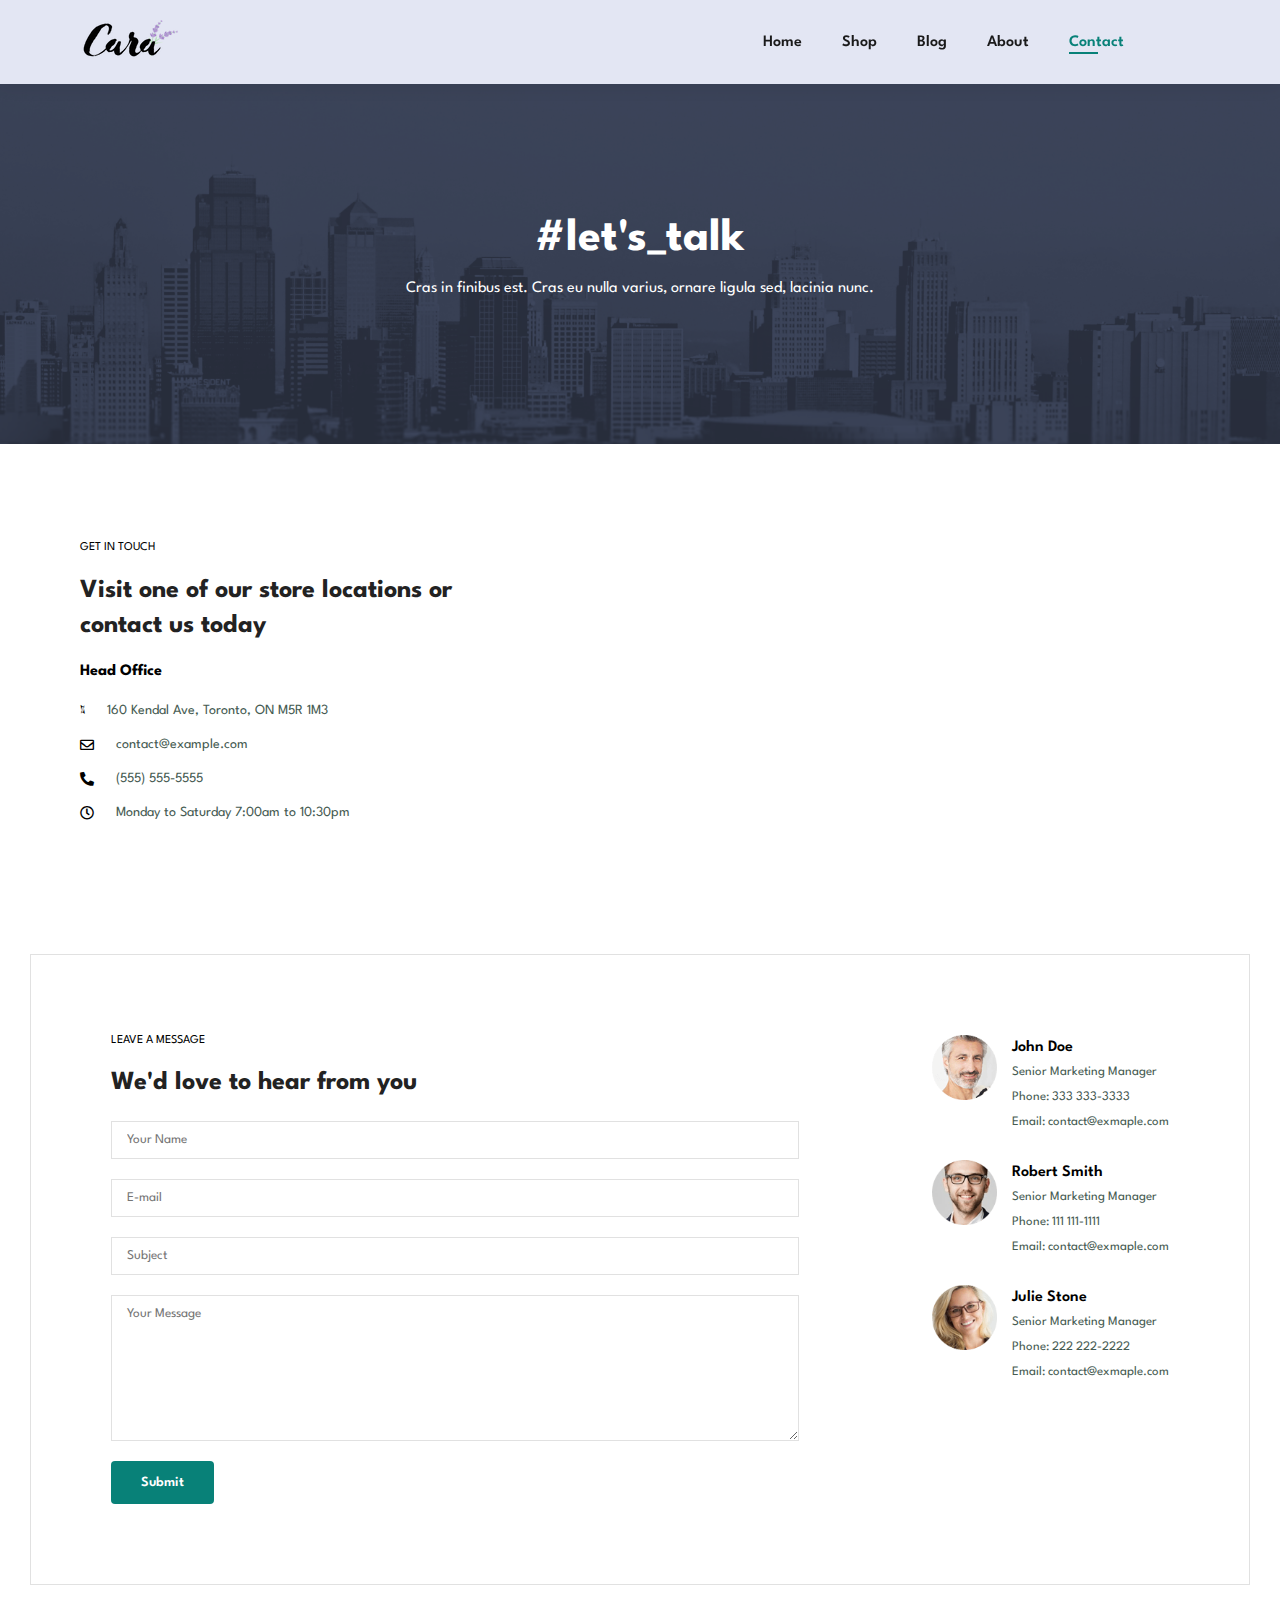
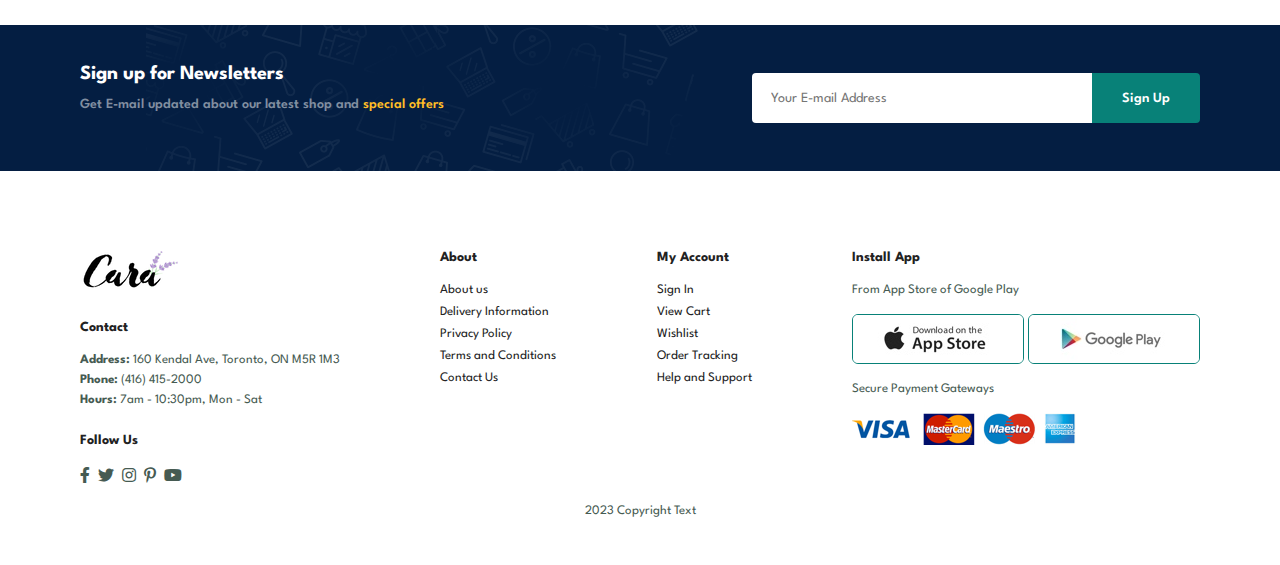
<file: contact.html>
<!DOCTYPE html>
<html lang="en">

    <head>
        <meta charset="UTF-8">
        <meta http-equiv="X-UA-Compatible" content="IE=edge">
        <meta name="viewport" content="width=device-width, initial-scale=1.0">
        <title>Capstone Website</title>
        <link rel="stylesheet" href="https://pro.fontawesome.com/releases/v5.10.0/css/all.css" />

        <link rel="stylesheet" href="style.css">
    </head>

    <body>
        <section id="header"> 
            <a href="#"><img src="img/logo.png" class="logo" alt=""></a>

            <div>
                <ul id="navbar">
                    <li><a href="index.html">Home</a></li>
                    <li><a href="shop.html">Shop</a></li>
                    <li><a href="blog.html">Blog</a></li>
                    <li><a href="about.html">About</a></li>
                    <li><a class="active" href="contact.html">Contact</a></li>
                    <li id="lg-bag"><a href="cart.html"><i class="far fa-shopping-bag"></i></a></li>
                    <a href="#" id="close"><i class="far fa-times"></i></a>
                </ul>
            </div>

            <div id="mobile">
                <a href="cart.html"><i class="far fa-shopping-bag"></i></a>
                <i id="bar" class="fas fa-outdent"></i>
            </div>
            
        </section>
        
        <section id="page-header" class="about-header">
            <h2>#let's_talk</h2>        
            <p>Cras in finibus est. Cras eu nulla varius, ornare ligula sed, lacinia nunc.</p>
        </section>

        <section id="contact-details" class="section-p1">
            <div class="details">
                <span>GET IN TOUCH</span>
                <h2>Visit one of our store locations or contact us today</h2>
                <h3>Head Office</h3>
                <div>
                    <li>
                        <i class="fal fa-map"></i>
                        <p>160 Kendal Ave, Toronto, ON M5R 1M3</p>
                    </li>
                    <li>
                        <i class="far fa-envelope"></i>
                        <p>contact@example.com</p>
                    </li>
                    <li>
                        <i class="fas fa-phone-alt"></i>
                        <p>(555) 555-5555</p>
                    </li>
                    <li>
                        <i class="far fa-clock"></i>
                        <p>Monday to Saturday 7:00am to 10:30pm</p>
                    </li>
                </div>
            </div>

            <div class="map">
                <iframe src="https://www.google.com/maps/embed?pb=!1m18!1m12!1m3!1d2885.
                6598963270994!2d-79.41291708432205!3d43.67604267912051!2m3!1f0!2f0!3f0!3m2!1i1024!2i768!4f13.
                1!3m3!1m2!1s0x882b349c7e14727f%3A0x8bd06e05bd9af30d!2sGeorge%20Brown%20College!5e0!3m2!1sen!2sca!4v1677988943545!5m2!1sen!2sca" 
                width="600" height="450" style="border:0;" allowfullscreen="" loading="lazy" referrerpolicy="no-referrer-when-downgrade"></iframe>
            </div>
        </section>

        <section id="form-details">
            <form action="">
                <span>LEAVE A MESSAGE</span>
                <h2>We'd love to hear from you</h2>
                <input type="text" placeholder="Your Name">
                <input type="text" placeholder="E-mail">
                <input type="text" placeholder="Subject">
                <textarea name="" id="" cols="30" rows="10" placeholder="Your Message"></textarea>
                <button class="normal">Submit</button>
            </form>
        
            <div class="people">
                <div>
                    <img src="img/people/1.png" alt="">
                    <p>
                        <span>John Doe</span>
                        Senior Marketing Manager
                        <br>
                        Phone: 333 333-3333
                        <br> 
                        Email: contact@exmaple.com
                    </p>
                </div>
                <div>
                    <img src="img/people/2.png" alt="">
                    <p>
                        <span>Robert Smith</span>
                        Senior Marketing Manager
                        <br>
                        Phone: 111 111-1111
                        <br> 
                        Email: contact@exmaple.com
                    </p>
                </div>
                <div>
                    <img src="img/people/3.png" alt="">
                    <p>
                        <span>Julie Stone</span>
                        Senior Marketing Manager
                        <br>
                        Phone: 222 222-2222
                        <br> 
                        Email: contact@exmaple.com
                    </p>
                </div>
            </div>
        </section>

        <section id="newsletter" class="section-p1 section-m1">
            <div class="newstext">
                <h4>Sign up for Newsletters</h4>
                <p>Get E-mail updated about our latest shop and <span>special offers</span></p>
            </div>
            <div class="form">
                <input type="text" placeholder="Your E-mail Address">
                <button class="normal">Sign Up</button>
            </div>
        </section>

        <footer class="section-p1">
            <div class="col">
                <img class="logo" src="img/logo.png" alt="">
                <h4>Contact</h4>
                <p><strong>Address:</strong> 160 Kendal Ave, Toronto, ON M5R 1M3</p>
                <p><strong>Phone:</strong> (416) 415-2000</p>
                <p><strong>Hours:</strong> 7am - 10:30pm, Mon - Sat</p>
                <div class="follow">
                    <h4>Follow Us</h4>
                    <div class="icon">
                        <i class="fab fa-facebook-f"></i>
                        <i class="fab fa-twitter"></i>
                        <i class="fab fa-instagram"></i>
                        <i class="fab fa-pinterest-p"></i>
                        <i class="fab fa-youtube"></i>
                    </div>
                </div>
            </div>

            <div class="col">
                <h4>About</h4>
                <a href="#">About us</a>
                <a href="#">Delivery Information</a>
                <a href="#">Privacy Policy</a>
                <a href="#">Terms and Conditions</a>
                <a href="#">Contact Us</a>
            </div>

            <div class="col">
                <h4>My Account</h4>
                <a href="#">Sign In</a>
                <a href="#">View Cart</a>
                <a href="#">Wishlist</a>
                <a href="#">Order Tracking</a>
                <a href="#">Help and Support</a>
            </div>

            <div class="col install">
                <h4>Install App</h4>
                <p>From App Store of Google Play</p>

                <div class="row">
                    <img src="img/pay/app.jpg" alt="">
                    <img src="img/pay/play.jpg" alt="">
                </div>

                <p>Secure Payment Gateways</p>
                <img src="img/pay/pay.png" alt="">
            </div>

            <div class="copyright">
                <p>2023 Copyright Text</p>
            </div>
        </footer>
        <script src="script.js"></script>
    </body>

</html>
</file>
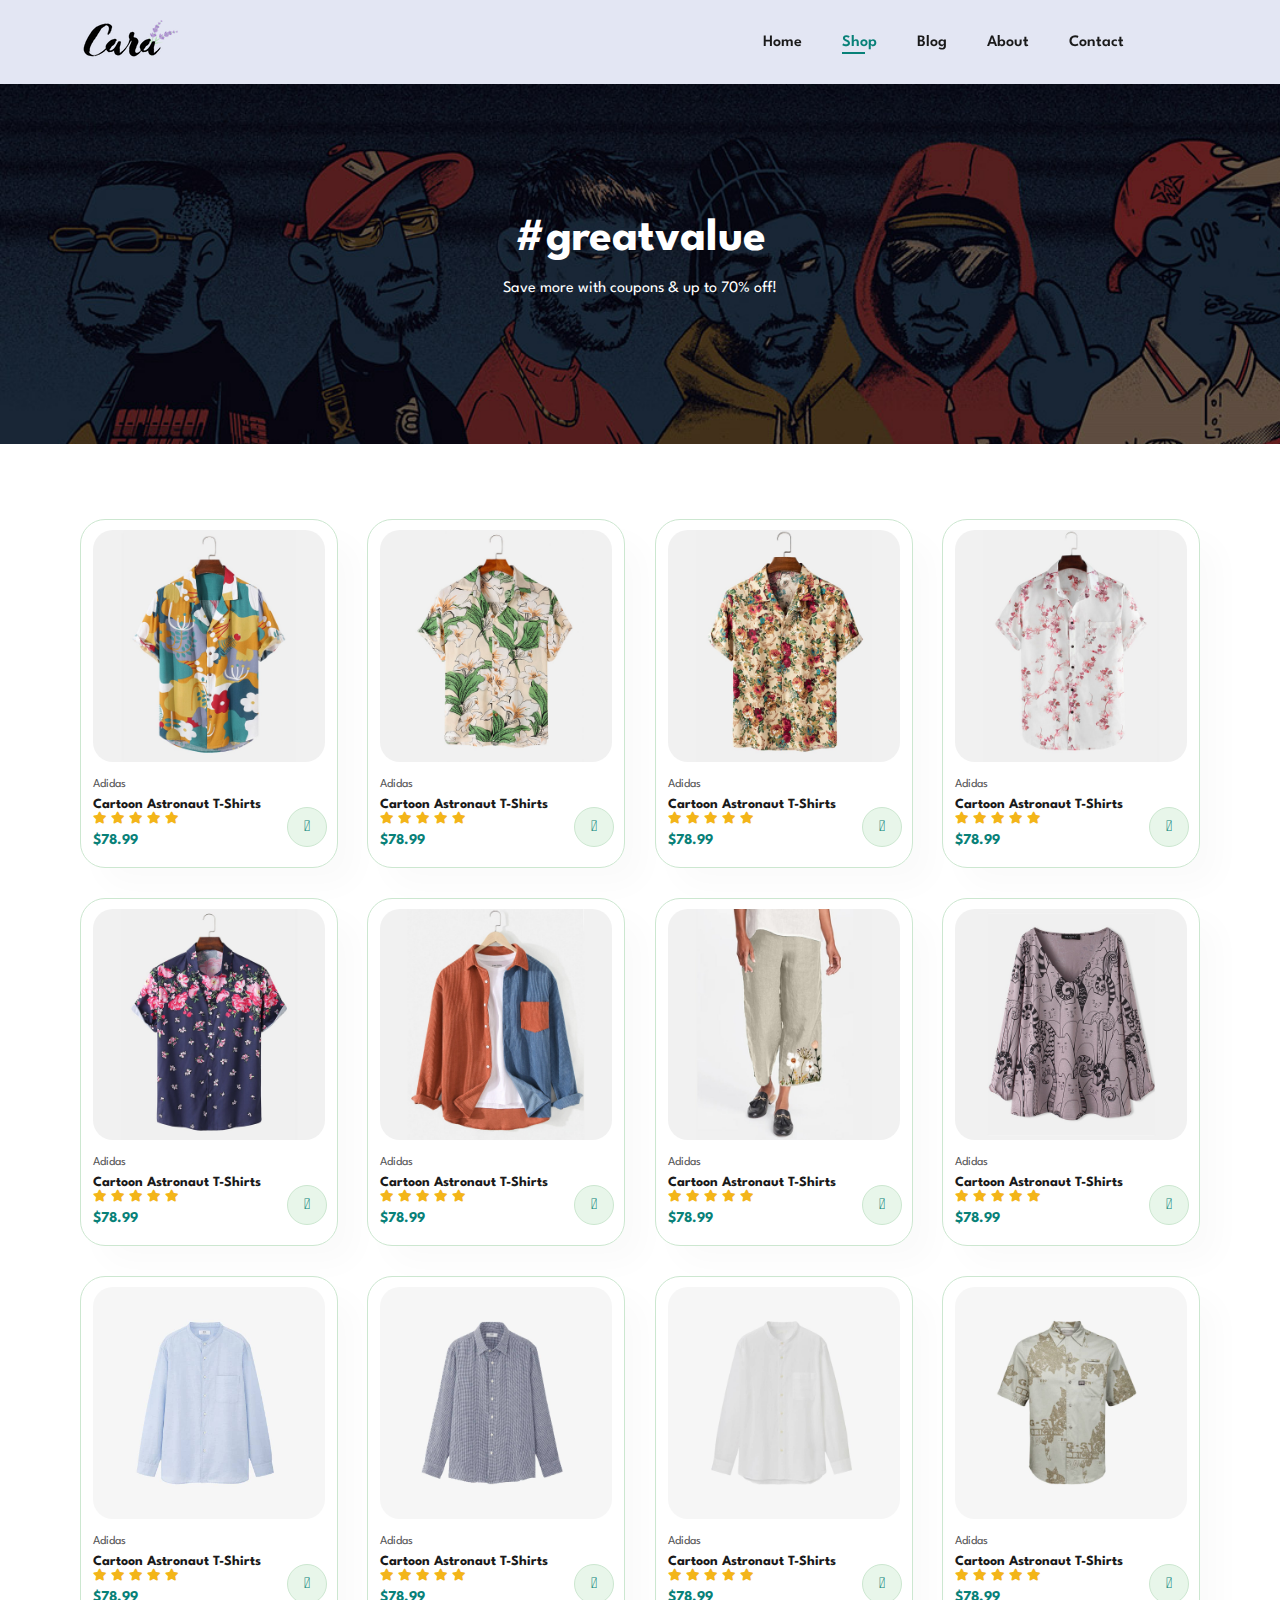
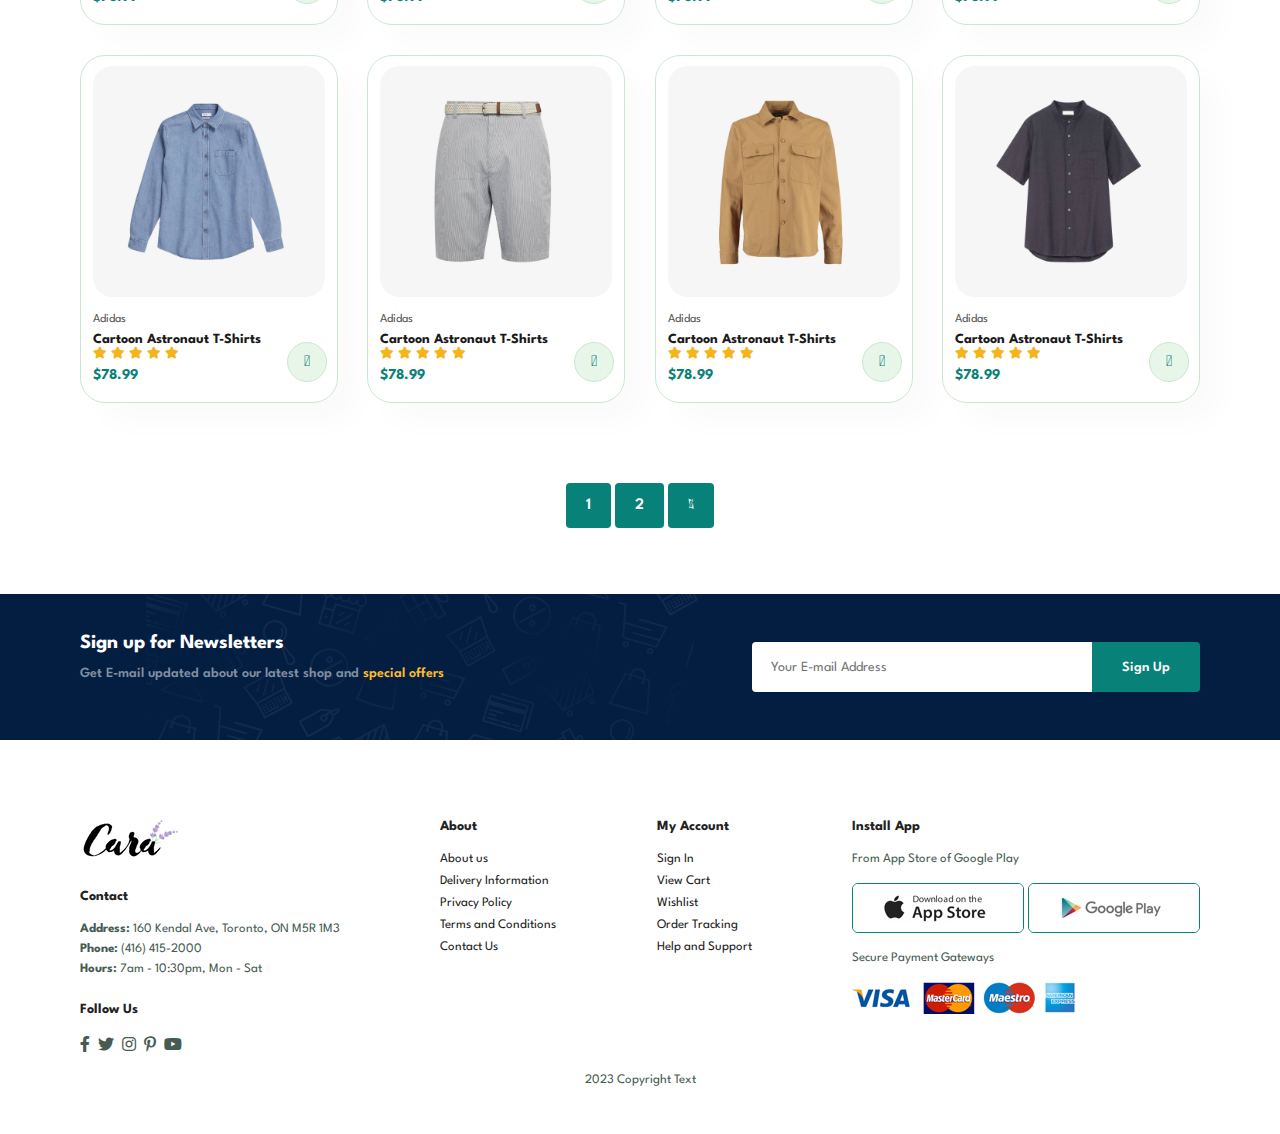
<file: shop.html>
<!DOCTYPE html>
<html lang="en">

    <head>
        <meta charset="UTF-8">
        <meta http-equiv="X-UA-Compatible" content="IE=edge">
        <meta name="viewport" content="width=device-width, initial-scale=1.0">
        <title>Capstone Website</title>
        <link rel="stylesheet" href="https://pro.fontawesome.com/releases/v5.10.0/css/all.css" />

        <link rel="stylesheet" href="style.css">
    </head>

    <body>
        <section id="header"> 
            <a href="#"><img src="img/logo.png" class="logo" alt=""></a>

            <div>
                <ul id="navbar">
                    <li><a href="index.html">Home</a></li>
                    <li><a class="active" href="shop.html">Shop</a></li>
                    <li><a href="blog.html">Blog</a></li>
                    <li><a href="about.html">About</a></li>
                    <li><a href="contact.html">Contact</a></li>
                    <li id="lg-bag"><a href="cart.html"><i class="far fa-shopping-bag"></i></a></li>
                    <a href="#" id="close"><i class="far fa-times"></i></a>
                </ul>
            </div>

            <div id="mobile">
                <a href="cart.html"><i class="far fa-shopping-bag"></i></a>
                <i id="bar" class="fas fa-outdent"></i>
            </div>
            
        </section>
        
        <section id="page-header">
            <h2>#greatvalue</h2>        
            <p>Save more with coupons & up to 70% off!</p>
        </section>

        <section id="product1" class="section-p1">
            <div class="pro-container">
                <div class="pro" onclick="window.location.href='sproduct.html';">
                    <img src="img/products/f1.jpg" alt="">
                    <div class="des">
                        <span>Adidas</span>
                        <h5>Cartoon Astronaut T-Shirts</h5>
                        <div class="star">
                            <i class="fas fa-star"></i>
                            <i class="fas fa-star"></i>
                            <i class="fas fa-star"></i>
                            <i class="fas fa-star"></i>
                            <i class="fas fa-star"></i>
                        </div>
                        <h4>$78.99</h4>
                    </div>
                    <a href="#"><i class="fal fa-shopping-cart cart"></i></a>
                </div>
                <div class="pro">
                    <img src="img/products/f2.jpg" alt="">
                    <div class="des">
                        <span>Adidas</span>
                        <h5>Cartoon Astronaut T-Shirts</h5>
                        <div class="star">
                            <i class="fas fa-star"></i>
                            <i class="fas fa-star"></i>
                            <i class="fas fa-star"></i>
                            <i class="fas fa-star"></i>
                            <i class="fas fa-star"></i>
                        </div>
                        <h4>$78.99</h4>
                    </div>
                    <a href="#"><i class="fal fa-shopping-cart cart"></i></a>
                </div>
                <div class="pro">
                    <img src="img/products/f3.jpg" alt="">
                    <div class="des">
                        <span>Adidas</span>
                        <h5>Cartoon Astronaut T-Shirts</h5>
                        <div class="star">
                            <i class="fas fa-star"></i>
                            <i class="fas fa-star"></i>
                            <i class="fas fa-star"></i>
                            <i class="fas fa-star"></i>
                            <i class="fas fa-star"></i>
                        </div>
                        <h4>$78.99</h4>
                    </div>
                    <a href="#"><i class="fal fa-shopping-cart cart"></i></a>
                </div>
                <div class="pro">
                    <img src="img/products/f4.jpg" alt="">
                    <div class="des">
                        <span>Adidas</span>
                        <h5>Cartoon Astronaut T-Shirts</h5>
                        <div class="star">
                            <i class="fas fa-star"></i>
                            <i class="fas fa-star"></i>
                            <i class="fas fa-star"></i>
                            <i class="fas fa-star"></i>
                            <i class="fas fa-star"></i>
                        </div>
                        <h4>$78.99</h4>
                    </div>
                    <a href="#"><i class="fal fa-shopping-cart cart"></i></a>
                </div>
                <div class="pro">
                    <img src="img/products/f5.jpg" alt="">
                    <div class="des">
                        <span>Adidas</span>
                        <h5>Cartoon Astronaut T-Shirts</h5>
                        <div class="star">
                            <i class="fas fa-star"></i>
                            <i class="fas fa-star"></i>
                            <i class="fas fa-star"></i>
                            <i class="fas fa-star"></i>
                            <i class="fas fa-star"></i>
                        </div>
                        <h4>$78.99</h4>
                    </div>
                    <a href="#"><i class="fal fa-shopping-cart cart"></i></a>
                </div>
                <div class="pro">
                    <img src="img/products/f6.jpg" alt="">
                    <div class="des">
                        <span>Adidas</span>
                        <h5>Cartoon Astronaut T-Shirts</h5>
                        <div class="star">
                            <i class="fas fa-star"></i>
                            <i class="fas fa-star"></i>
                            <i class="fas fa-star"></i>
                            <i class="fas fa-star"></i>
                            <i class="fas fa-star"></i>
                        </div>
                        <h4>$78.99</h4>
                    </div>
                    <a href="#"><i class="fal fa-shopping-cart cart"></i></a>
                </div>
                <div class="pro">
                    <img src="img/products/f7.jpg" alt="">
                    <div class="des">
                        <span>Adidas</span>
                        <h5>Cartoon Astronaut T-Shirts</h5>
                        <div class="star">
                            <i class="fas fa-star"></i>
                            <i class="fas fa-star"></i>
                            <i class="fas fa-star"></i>
                            <i class="fas fa-star"></i>
                            <i class="fas fa-star"></i>
                        </div>
                        <h4>$78.99</h4>
                    </div>
                    <a href="#"><i class="fal fa-shopping-cart cart"></i></a>
                </div>
                <div class="pro">
                    <img src="img/products/f8.jpg" alt="">
                    <div class="des">
                        <span>Adidas</span>
                        <h5>Cartoon Astronaut T-Shirts</h5>
                        <div class="star">
                            <i class="fas fa-star"></i>
                            <i class="fas fa-star"></i>
                            <i class="fas fa-star"></i>
                            <i class="fas fa-star"></i>
                            <i class="fas fa-star"></i>
                        </div>
                        <h4>$78.99</h4>
                    </div>
                    <a href="#"><i class="fal fa-shopping-cart cart"></i></a>
                </div>

                <div class="pro">
                    <img src="img/products/n1.jpg" alt="">
                    <div class="des">
                        <span>Adidas</span>
                        <h5>Cartoon Astronaut T-Shirts</h5>
                        <div class="star">
                            <i class="fas fa-star"></i>
                            <i class="fas fa-star"></i>
                            <i class="fas fa-star"></i>
                            <i class="fas fa-star"></i>
                            <i class="fas fa-star"></i>
                        </div>
                        <h4>$78.99</h4>
                    </div>
                    <a href="#"><i class="fal fa-shopping-cart cart"></i></a>
                </div>
                <div class="pro">
                    <img src="img/products/n2.jpg" alt="">
                    <div class="des">
                        <span>Adidas</span>
                        <h5>Cartoon Astronaut T-Shirts</h5>
                        <div class="star">
                            <i class="fas fa-star"></i>
                            <i class="fas fa-star"></i>
                            <i class="fas fa-star"></i>
                            <i class="fas fa-star"></i>
                            <i class="fas fa-star"></i>
                        </div>
                        <h4>$78.99</h4>
                    </div>
                    <a href="#"><i class="fal fa-shopping-cart cart"></i></a>
                </div>
                <div class="pro">
                    <img src="img/products/n3.jpg" alt="">
                    <div class="des">
                        <span>Adidas</span>
                        <h5>Cartoon Astronaut T-Shirts</h5>
                        <div class="star">
                            <i class="fas fa-star"></i>
                            <i class="fas fa-star"></i>
                            <i class="fas fa-star"></i>
                            <i class="fas fa-star"></i>
                            <i class="fas fa-star"></i>
                        </div>
                        <h4>$78.99</h4>
                    </div>
                    <a href="#"><i class="fal fa-shopping-cart cart"></i></a>
                </div>
                <div class="pro">
                    <img src="img/products/n4.jpg" alt="">
                    <div class="des">
                        <span>Adidas</span>
                        <h5>Cartoon Astronaut T-Shirts</h5>
                        <div class="star">
                            <i class="fas fa-star"></i>
                            <i class="fas fa-star"></i>
                            <i class="fas fa-star"></i>
                            <i class="fas fa-star"></i>
                            <i class="fas fa-star"></i>
                        </div>
                        <h4>$78.99</h4>
                    </div>
                    <a href="#"><i class="fal fa-shopping-cart cart"></i></a>
                </div>
                <div class="pro">
                    <img src="img/products/n5.jpg" alt="">
                    <div class="des">
                        <span>Adidas</span>
                        <h5>Cartoon Astronaut T-Shirts</h5>
                        <div class="star">
                            <i class="fas fa-star"></i>
                            <i class="fas fa-star"></i>
                            <i class="fas fa-star"></i>
                            <i class="fas fa-star"></i>
                            <i class="fas fa-star"></i>
                        </div>
                        <h4>$78.99</h4>
                    </div>
                    <a href="#"><i class="fal fa-shopping-cart cart"></i></a>
                </div>
                <div class="pro">
                    <img src="img/products/n6.jpg" alt="">
                    <div class="des">
                        <span>Adidas</span>
                        <h5>Cartoon Astronaut T-Shirts</h5>
                        <div class="star">
                            <i class="fas fa-star"></i>
                            <i class="fas fa-star"></i>
                            <i class="fas fa-star"></i>
                            <i class="fas fa-star"></i>
                            <i class="fas fa-star"></i>
                        </div>
                        <h4>$78.99</h4>
                    </div>
                    <a href="#"><i class="fal fa-shopping-cart cart"></i></a>
                </div>
                <div class="pro">
                    <img src="img/products/n7.jpg" alt="">
                    <div class="des">
                        <span>Adidas</span>
                        <h5>Cartoon Astronaut T-Shirts</h5>
                        <div class="star">
                            <i class="fas fa-star"></i>
                            <i class="fas fa-star"></i>
                            <i class="fas fa-star"></i>
                            <i class="fas fa-star"></i>
                            <i class="fas fa-star"></i>
                        </div>
                        <h4>$78.99</h4>
                    </div>
                    <a href="#"><i class="fal fa-shopping-cart cart"></i></a>
                </div>
                <div class="pro">
                    <img src="img/products/n8.jpg" alt="">
                    <div class="des">
                        <span>Adidas</span>
                        <h5>Cartoon Astronaut T-Shirts</h5>
                        <div class="star">
                            <i class="fas fa-star"></i>
                            <i class="fas fa-star"></i>
                            <i class="fas fa-star"></i>
                            <i class="fas fa-star"></i>
                            <i class="fas fa-star"></i>
                        </div>
                        <h4>$78.99</h4>
                    </div>
                    <a href="#"><i class="fal fa-shopping-cart cart"></i></a>
                </div>
            </div>
        </section>

        <section id="pagination" class="section-p1">
            <a href="#">1</a>
            <a href="#">2</a>
            <a href="#"><i class="fal fa-long-arrow-alt-right"></i></a>
        </section>

        <section id="newsletter" class="section-p1 section-m1">
            <div class="newstext">
                <h4>Sign up for Newsletters</h4>
                <p>Get E-mail updated about our latest shop and <span>special offers</span></p>
            </div>
            <div class="form">
                <input type="text" placeholder="Your E-mail Address">
                <button class="normal">Sign Up</button>
            </div>
        </section>

        <footer class="section-p1">
            <div class="col">
                <img class="logo" src="img/logo.png" alt="">
                <h4>Contact</h4>
                <p><strong>Address:</strong> 160 Kendal Ave, Toronto, ON M5R 1M3</p>
                <p><strong>Phone:</strong> (416) 415-2000</p>
                <p><strong>Hours:</strong> 7am - 10:30pm, Mon - Sat</p>
                <div class="follow">
                    <h4>Follow Us</h4>
                    <div class="icon">
                        <i class="fab fa-facebook-f"></i>
                        <i class="fab fa-twitter"></i>
                        <i class="fab fa-instagram"></i>
                        <i class="fab fa-pinterest-p"></i>
                        <i class="fab fa-youtube"></i>
                    </div>
                </div>
            </div>

            <div class="col">
                <h4>About</h4>
                <a href="#">About us</a>
                <a href="#">Delivery Information</a>
                <a href="#">Privacy Policy</a>
                <a href="#">Terms and Conditions</a>
                <a href="#">Contact Us</a>
            </div>

            <div class="col">
                <h4>My Account</h4>
                <a href="#">Sign In</a>
                <a href="#">View Cart</a>
                <a href="#">Wishlist</a>
                <a href="#">Order Tracking</a>
                <a href="#">Help and Support</a>
            </div>

            <div class="col install">
                <h4>Install App</h4>
                <p>From App Store of Google Play</p>

                <div class="row">
                    <img src="img/pay/app.jpg" alt="">
                    <img src="img/pay/play.jpg" alt="">
                </div>

                <p>Secure Payment Gateways</p>
                <img src="img/pay/pay.png" alt="">
            </div>

            <div class="copyright">
                <p>2023 Copyright Text</p>
            </div>
        </footer>
        <script src="script.js"></script>
    </body>

</html>
</file>
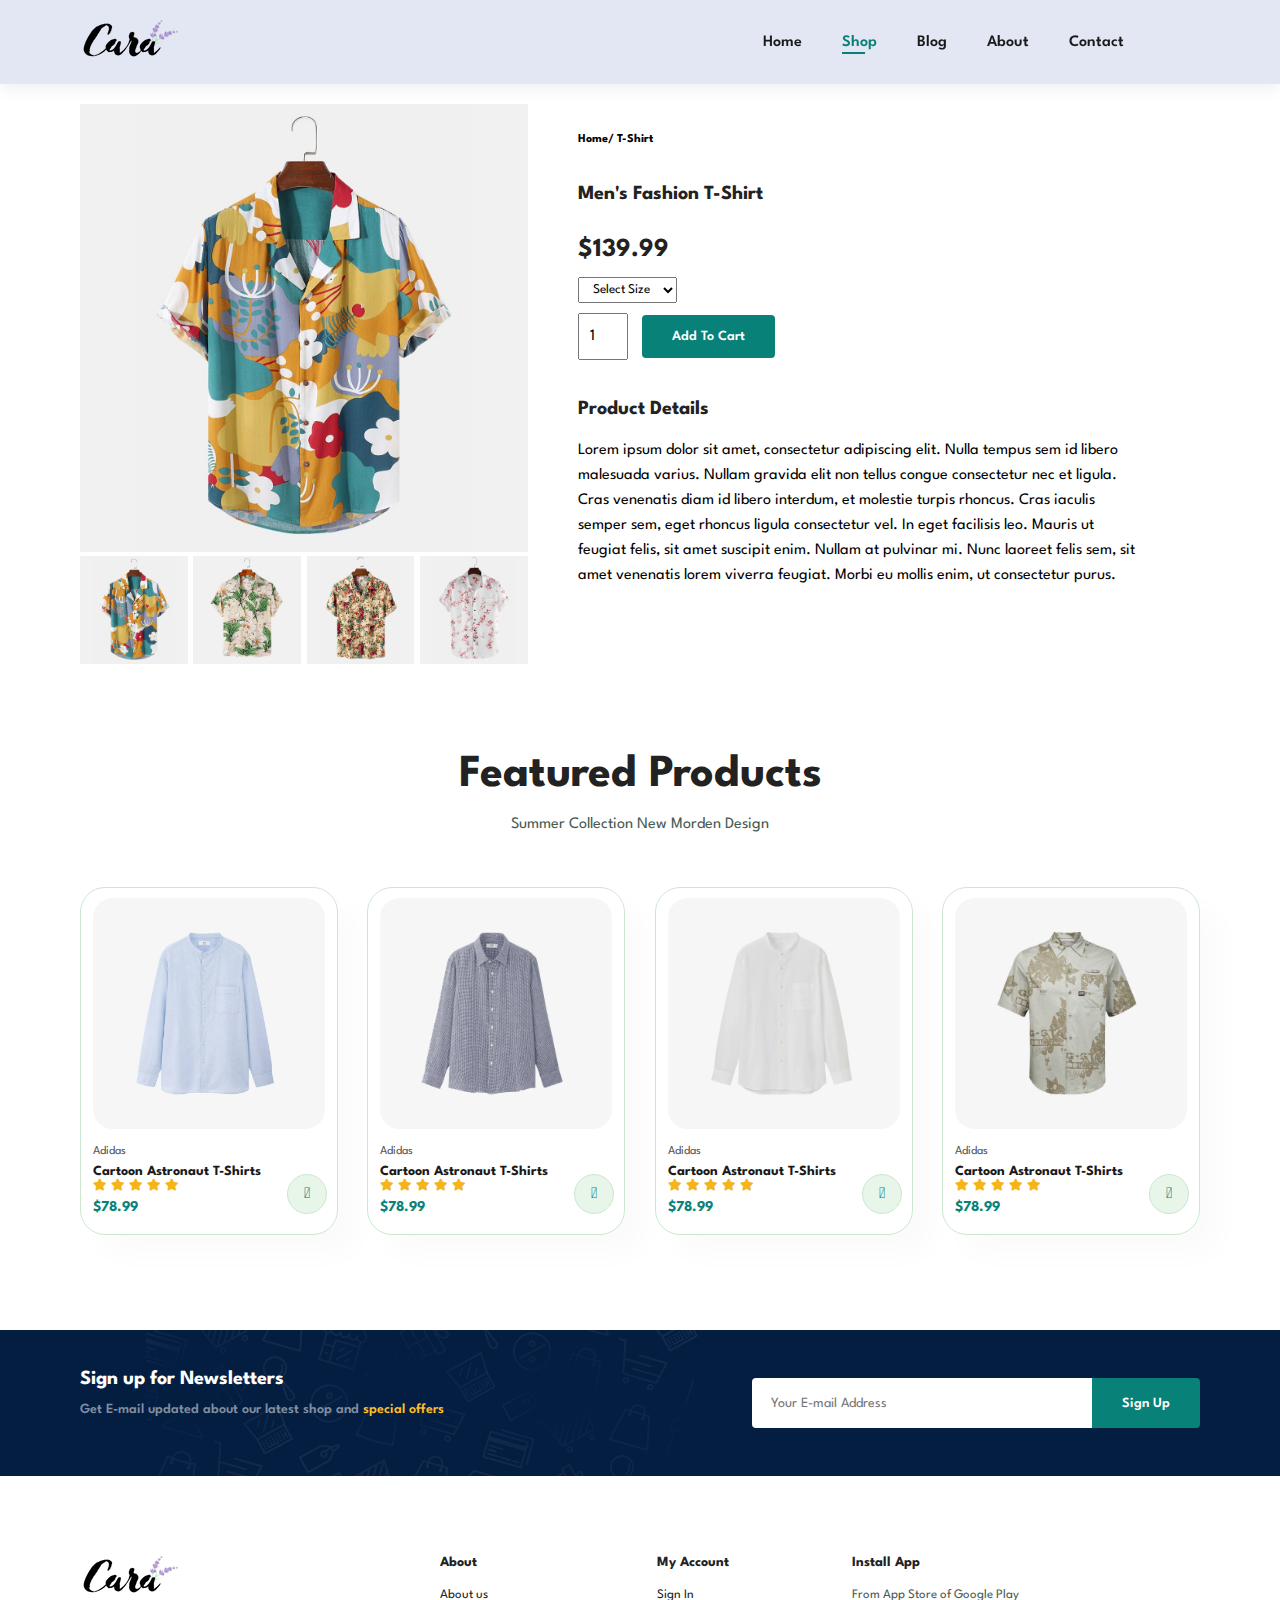
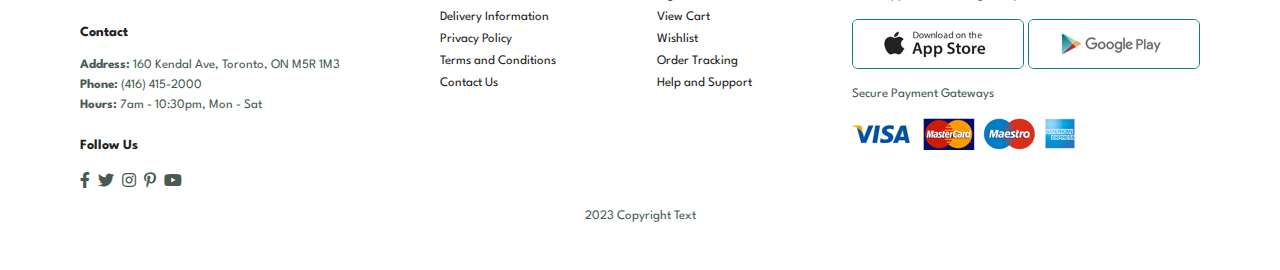
<file: sproduct.html>
<!DOCTYPE html>
<html lang="en">

    <head>
        <meta charset="UTF-8">
        <meta http-equiv="X-UA-Compatible" content="IE=edge">
        <meta name="viewport" content="width=device-width, initial-scale=1.0">
        <title>Capstone Website</title>
        <link rel="stylesheet" href="https://pro.fontawesome.com/releases/v5.10.0/css/all.css" />

        <link rel="stylesheet" href="style.css">
    </head>

    <body>
        <section id="header"> 
            <a href="#"><img src="img/logo.png" class="logo" alt=""></a>

            <div>
                <ul id="navbar">
                    <li><a href="index.html">Home</a></li>
                    <li><a class="active" href="shop.html">Shop</a></li>
                    <li><a href="blog.html">Blog</a></li>
                    <li><a href="about.html">About</a></li>
                    <li><a href="contact.html">Contact</a></li>
                    <li id="lg-bag"><a href="cart.html"><i class="far fa-shopping-bag"></i></a></li>
                    <a href="#" id="close"><i class="far fa-times"></i></a>
                </ul>
            </div>

            <div id="mobile">
                <a href="cart.html"><i class="far fa-shopping-bag"></i></a>
                <i id="bar" class="fas fa-outdent"></i>
            </div>
            
        </section>
        
        <section id="prodetails" class="section-p1">
            <div class="single-pro-image">
                <img src="img/products/f1.jpg" width="100%" id="MainImage" alt="">
                <div class="small-image-group">
                    <div class="small-img-col">
                        <img src="img/products/f1.jpg" width="100%" class="small-img" alt="">
                    </div>
                    <div class="small-img-col">
                        <img src="img/products/f2.jpg" width="100%" class="small-img" alt="">
                    </div>
                    <div class="small-img-col">
                        <img src="img/products/f3.jpg" width="100%" class="small-img" alt="">
                    </div>
                    <div class="small-img-col">
                        <img src="img/products/f4.jpg" width="100%" class="small-img" alt="">
                    </div>
                </div>
            </div>

            <div class="single-pro-details">
                <h6>Home/ T-Shirt</h6>
                <h4>Men's Fashion T-Shirt</h4>
                <h2>$139.99</h2>
                <select>
                    <option>Select Size</option>
                    <option>XXL</option>
                    <option>XL</option>
                    <option>L</option>
                    <option>M</option>
                    <option>S</option>
                </select>
                <input type="number" value="1">
                <button class="normal">Add To Cart</button>
                <h4>Product Details</h4>
                <span>Lorem ipsum dolor sit amet, consectetur adipiscing elit. 
                Nulla tempus sem id libero malesuada varius. 
                Nullam gravida elit non tellus congue consectetur nec et ligula. 
                Cras venenatis diam id libero interdum, et molestie turpis rhoncus. 
                Cras iaculis semper sem, eget rhoncus ligula consectetur vel. In eget facilisis leo. 
                Mauris ut feugiat felis, sit amet suscipit enim. Nullam at pulvinar mi. 
                Nunc laoreet felis sem, sit amet venenatis lorem viverra feugiat. 
                Morbi eu mollis enim, ut consectetur purus.</span>
            </div>
        </section>

        <section id="product1" class="section-p1">
            <h2>Featured Products</h2>
            <p>Summer Collection New Morden Design</p>
            <div class="pro-container">
                <div class="pro">
                    <img src="img/products/n1.jpg" alt="">
                    <div class="des">
                        <span>Adidas</span>
                        <h5>Cartoon Astronaut T-Shirts</h5>
                        <div class="star">
                            <i class="fas fa-star"></i>
                            <i class="fas fa-star"></i>
                            <i class="fas fa-star"></i>
                            <i class="fas fa-star"></i>
                            <i class="fas fa-star"></i>
                        </div>
                        <h4>$78.99</h4>
                    </div>
                    <a href="#"><i class="fal fa-shopping-cart cart"></i></a>
                </div>
                <div class="pro">
                    <img src="img/products/n2.jpg" alt="">
                    <div class="des">
                        <span>Adidas</span>
                        <h5>Cartoon Astronaut T-Shirts</h5>
                        <div class="star">
                            <i class="fas fa-star"></i>
                            <i class="fas fa-star"></i>
                            <i class="fas fa-star"></i>
                            <i class="fas fa-star"></i>
                            <i class="fas fa-star"></i>
                        </div>
                        <h4>$78.99</h4>
                    </div>
                    <a href="#"><i class="fal fa-shopping-cart cart"></i></a>
                </div>
                <div class="pro">
                    <img src="img/products/n3.jpg" alt="">
                    <div class="des">
                        <span>Adidas</span>
                        <h5>Cartoon Astronaut T-Shirts</h5>
                        <div class="star">
                            <i class="fas fa-star"></i>
                            <i class="fas fa-star"></i>
                            <i class="fas fa-star"></i>
                            <i class="fas fa-star"></i>
                            <i class="fas fa-star"></i>
                        </div>
                        <h4>$78.99</h4>
                    </div>
                    <a href="#"><i class="fal fa-shopping-cart cart"></i></a>
                </div>
                <div class="pro">
                    <img src="img/products/n4.jpg" alt="">
                    <div class="des">
                        <span>Adidas</span>
                        <h5>Cartoon Astronaut T-Shirts</h5>
                        <div class="star">
                            <i class="fas fa-star"></i>
                            <i class="fas fa-star"></i>
                            <i class="fas fa-star"></i>
                            <i class="fas fa-star"></i>
                            <i class="fas fa-star"></i>
                        </div>
                        <h4>$78.99</h4>
                    </div>
                    <a href="#"><i class="fal fa-shopping-cart cart"></i></a>
                </div>
            </div>
        </section>

        <section id="newsletter" class="section-p1 section-m1">
            <div class="newstext">
                <h4>Sign up for Newsletters</h4>
                <p>Get E-mail updated about our latest shop and <span>special offers</span></p>
            </div>
            <div class="form">
                <input type="text" placeholder="Your E-mail Address">
                <button class="normal">Sign Up</button>
            </div>
        </section>

        <footer class="section-p1">
            <div class="col">
                <img class="logo" src="img/logo.png" alt="">
                <h4>Contact</h4>
                <p><strong>Address:</strong> 160 Kendal Ave, Toronto, ON M5R 1M3</p>
                <p><strong>Phone:</strong> (416) 415-2000</p>
                <p><strong>Hours:</strong> 7am - 10:30pm, Mon - Sat</p>
                <div class="follow">
                    <h4>Follow Us</h4>
                    <div class="icon">
                        <i class="fab fa-facebook-f"></i>
                        <i class="fab fa-twitter"></i>
                        <i class="fab fa-instagram"></i>
                        <i class="fab fa-pinterest-p"></i>
                        <i class="fab fa-youtube"></i>
                    </div>
                </div>
            </div>

            <div class="col">
                <h4>About</h4>
                <a href="#">About us</a>
                <a href="#">Delivery Information</a>
                <a href="#">Privacy Policy</a>
                <a href="#">Terms and Conditions</a>
                <a href="#">Contact Us</a>
            </div>

            <div class="col">
                <h4>My Account</h4>
                <a href="#">Sign In</a>
                <a href="#">View Cart</a>
                <a href="#">Wishlist</a>
                <a href="#">Order Tracking</a>
                <a href="#">Help and Support</a>
            </div>

            <div class="col install">
                <h4>Install App</h4>
                <p>From App Store of Google Play</p>

                <div class="row">
                    <img src="img/pay/app.jpg" alt="">
                    <img src="img/pay/play.jpg" alt="">
                </div>

                <p>Secure Payment Gateways</p>
                <img src="img/pay/pay.png" alt="">
            </div>

            <div class="copyright">
                <p>2023 Copyright Text</p>
            </div>
        </footer>
        <script>
            var mainImg = document.getElementById("MainImage");
            var smallImg = document.getElementsByClassName("small-img");

            smallImg[0].onclick = function(){
                mainImg.src = smallImg[0].src;
            }
            smallImg[1].onclick = function(){
                mainImg.src = smallImg[1].src;
            }
            smallImg[2].onclick = function(){
                mainImg.src = smallImg[2].src;
            }
            smallImg[3].onclick = function(){
                mainImg.src = smallImg[3].src;
            }
        </script>
        <script src="script.js"></script>
    </body>

</html>
</file>
<file: style.css>
@import url("https://fonts.googleapis.com/css2?family=Spartan:wght@100;200;300;400;500;600;700;800;900&display=swap");
* {
  margin: 0;
  padding: 0;
  box-sizing: border-box;
  font-family: "Spartan", sans-serif;
}

html {
  scroll-behavior: smooth;
}

/* Global Styles */
h1 {
  font-size: 50px;
  line-height: 64px;
  color: #222;
}

h2 {
  font-size: 46px;
  line-height: 54px;
  color: #222;
}

h4 {
  font-size: 20px;
  color: #222;
}

h6 {
  font-weight: 700;
  font-size: 12px;
}

p {
  font-size: 16px;
  color: #465b52;
  margin: 15px 0 20px 0;
}

.section-p1 {
  padding: 40px 80px;
}

.section-m1 {
  margin: 40px 0;
}

button.normal {
  font-size: 14px;
  font-weight: 600;
  padding: 15px 30px;
  color: #000;
  background-color: #fff;
  border-radius: 4px;
  cursor: pointer;
  border: none;
  outline: none;
  transition: 0.2s;
}

button.white {
  font-size: 13px;
  font-weight: 600;
  padding: 11px 18px;
  color: #fff;
  background-color: transparent;
  cursor: pointer;
  border: 1px solid #fff;
  outline: none;
  transition: 0.2s;
}

body {
  width: 100%;
}

/* Header Start */
#header {
  display: flex;
  align-items: center;
  justify-content: space-between;
  padding: 20px 80px;
  background: #E3E6F3;
  box-shadow: 0 5px 15px rgba(0,0,0,0.06);
  z-index: 999;
  position: sticky;
  top: 0;
  left: 0;
}

#navbar {
  display:flex;
  align-items: center;
  justify-content: center;
}

#navbar li {
  list-style: none;
  padding: 0 20px;
  position: relative;
}

#navbar li a {
  text-decoration: none;
  font-size: 16px;
  font-weight: 600;
  color: #1a1a1a;
  transition: 0.3s ease;
}

#navbar li a:hover,
#navbar li a.active {
color: #088178;
}

#navbar li a.active::after,
#navbar li a:hover::after {
  content: "";
  width: 30%;
  height: 2px;
  background: #088178;
  position: absolute;
  bottom: -4px;
  left: 20px;
}

#mobile {
  display: none;
  align-items: center;
}

#close {
  display: none;
}

/* Home Page */
#hero {
  background-image: url("img/hero4.png");
  height: 90vh;
  width: 100%;
  background-size: cover;
  background-position: top 25% right 0;
  padding: 0 80px;
  display: flex;
  flex-direction: column;
  align-items: flex-start;
  justify-content: center;
}

#hero h4 {
  padding-bottom: 15px;
}

#hero h1 {
  color:#088178;
}

#hero button {
  background-image: url("img/button.png");
  background-color: transparent;
  color:#088178;
  border: 0;
  padding: 14px 80px 14px 65px;
  background-repeat: no-repeat;
  cursor: pointer;
  font-weight: 700;
  font-size: 15px;
}
#feature {
  display: flex;
  align-items: center;
  justify-content: space-between;
  flex-wrap: wrap;
}

#feature .fe-box {
  width: 180px;
  text-align: center;
  padding: 25px 15px;
  box-shadow: 20px 20px 34px rgba(0,0,0,0.03);
  border: 1px solid #cce7d0;
  border-radius: 4px;
  margin: 15px 0;
}

#feature .fe-box:hover {
  box-shadow: 10px 10px 54px rgba(70,62,221,0.1);
}
#feature .fe-box img {
  width: 100%;
  margin-bottom: 10px;
}

#feature .fe-box h6 {
  display: inline-block;
  padding: 9px 8px 6px 8px;
  line-height: 1;
  border-radius: 4px;
  color:#088178;
  background-color: #fddde4;
}

#feature .fe-box:nth-child(2) h6 {
  background-color: #cdebbc;
}

#feature .fe-box:nth-child(3) h6 {
  background-color: #d1e8f2;
}

#feature .fe-box:nth-child(4) h6 {
  background-color: #cdd4f8;
}

#feature .fe-box:nth-child(5) h6 {
  background-color: #f6dbf6;
}

#feature .fe-box:nth-child(6) h6 {
  background-color: #fff2e5;
}

#product1 {
  text-align: center;
}
#product1 .pro-container {
  display: flex;
  justify-content: space-between;
  padding-top: 20px;
  flex-wrap: wrap;
}

#product1 .pro {
  width: 23%;
  min-width: 250px;
  padding: 10px 12px;
  border: 1px solid #cce7d0;
  border-radius: 25px;
  cursor: pointer;
  box-shadow: 20px 20px 30px rgba(0,0,0,0.02);
  margin: 15px 0;
  transition: 0.2s ease;
  position: relative;
}

#product1 .pro:hover {
  box-shadow: 20px 20px 30px rgba(0,0,0,0.06);
}

#product1 .pro img {
  width: 100%;
  border-radius: 20px;
}

#product1 .pro .des {
  text-align: start;
  padding: 10px 0;
}

#product1 .pro .des span{
  color: #565656;
  font-size: 12px;
}

#product1 .pro .des h5 {
  padding-top: 7px;
  color: #1a1a1a;
  font-size: 14px;
}

#product1 .pro .des i {
  font-size: 12px;
  color: rgb(243, 181, 25)
}

#product1 .pro .des h4{
  padding-top: 7px;
  font-size: 15px;
  font-weight: 700;
  color:#088178;
}

#product1 .pro .cart {
  width: 40px;
  height: 40px;
  line-height: 40px;
  border-radius: 50px;
  background-color: #e8f6ea;
  font-weight: 500;
  color: #088178;
  border: 1px solid #cce7d0;
  position: absolute;
  bottom: 20px;
  right: 10px;
}
#banner {
  display: flex;
  flex-direction: column;
  justify-content: center;
  align-items: center;
  text-align: center;
  background-image: url("img/banner/b2.jpg");
  width: 100%;
  height: 40vh;
  background-size: cover;
  background-position: center;
}

#banner h4{
  color: #fff;
  font-size: 16px;
}

#banner h2 {
  color: #fff;
  font-size: 30px;
  padding: 10px 0;
}
#banner h2 span {
  color: #ef3636;
}

#banner button:hover {
  background-color: #088178;
  color: #fff;
}

#sm-banner {
  display: flex;
  justify-content: space-between;
  flex-wrap: wrap;
}

#sm-banner .banner-box{
  display: flex;
  flex-direction: column;
  justify-content: center;
  align-items: flex-start;
  text-align: center;
  background-image: url("img/banner/b17.jpg");
  min-width: 580px;
  height: 50vh;
  background-size: cover;
  background-position: center;
  padding: 30px;
}

#sm-banner .banner-box2 {
  background-image: url("img/banner/b10.jpg");
}

#sm-banner h4 {
  color: #fff;
  font-size: 20px;
  font-weight: 300;
}

#sm-banner h2 {
  color: #fff;
  font-size: 28px;
  font-weight: 800;
}

#sm-banner span {
  color: #fff;
  font-size: 14px;
  font-weight: 500;
  padding-bottom: 15px;
}

#sm-banner .banner-box:hover button {
  background-color:#088178;
  border: 1px solid #088178;
}

#banner3 {
  display: flex;
  justify-content: space-between;
  flex-wrap: wrap;
  padding: 0 80px;
}

#banner3 .banner-box{
  display: flex;
  flex-direction: column;
  justify-content: center;
  align-items: flex-start;
  text-align: center;
  background-image: url("img/banner/b7.jpg");
  min-width: 30%;
  height: 30vh;
  background-size: cover;
  background-position: center;
  padding: 20px;
  margin-bottom: 20px;
}
#banner3 .banner-box2 {
  background-image: url("img/banner/b4.jpg");
}

#banner3 .banner-box3 {
  background-image: url("img/banner/b18.jpg");
}

#banner3 h2 {
  color:#fff;
  font-weight: 900;
  font-size: 22px; 
}

#banner3 h3 {
  color:#ec544e;
  font-weight: 800;
  font-size: 15px; 
}

#newsletter {
  display: flex;
  justify-content: space-between;
  flex-wrap: wrap;
  align-items: center;
  background-image: url("img/banner/b14.png");
  background-repeat: no-repeat;
  background-position: 20% 30%;
  background-color: #041e42;
}

#newsletter h4 {
  font-size: 20px;
  font-weight: 700;
  color:#fff;
}

#newsletter p {
  font-size: 14px;
  font-weight: 600;
  color:#818ea0;
}

#newsletter p span {
  color:#ffbd27;
}

#newsletter .form {
  display: flex;
  width: 40%;
}

#newsletter input {
  height: 3.125rem;
  padding:  0 1.25em;
  font-size: 14PX;
  width: 100%;
  border: 1px solid transparent;
  border-radius: 4px;
  outline: none;
  border-top-right-radius: 0;
  border-bottom-right-radius: 0;
}

#newsletter button {
  background-color: #088178;
  color: #fff;
  white-space: nowrap;
  border-top-left-radius: 0;
  border-bottom-left-radius: 0;
}

footer {
  display: flex;
  flex-wrap: wrap;
  justify-content: space-between;
}

footer .col {
  display: flex;
  flex-direction: column;
  align-items: flex-start;
  margin-bottom: 20px;
}

footer .logo {
  margin-bottom: 30px;

}

footer h4 {
  font-size: 14px;
  padding-bottom: 20px;
}

footer p {
  font-size: 13px;
  margin: 0 0 8px 0;
}

footer a {
  font-size: 13px;
  text-decoration: none;
  color: #222;
  margin-bottom: 10px ;
}

footer .follow {
  margin-top: 20px;
}

footer .follow i {
  color: #465b52;
  padding-right: 4px;
  cursor: pointer;
}

footer .install .row img {
  border: 1px solid #088178;
  border-radius: 6px;
}

footer .install img {
  margin: 10px 0 15px 0;
}

footer .follow i:hover,
footer a:hover {
  color: #088178;
}

footer .copyright {
  width: 100%;
  text-align: center;
}

/* Shop Page */
#page-header {
  background-image: url("img/banner/b1.jpg");
  width: 100%;
  height: 40vh;
  background-size: cover;
  display: flex;
  justify-content: center;
  text-align: center;
  flex-direction: column;
  padding: 14px;
}

#page-header h2,
#page-header p {
  color: #fff;
}

#pagination {
  text-align: center;
}

#pagination a {
  text-decoration: none;
  background-color: #088178;
  padding: 15px 20px;
  border-radius: 4px;
  color: #fff;
  font-weight: 600;
}

#pagination a i {
  font-size: 16px;
  font-weight: 600;
}

/* Single Product */
#prodetails {
  display: flex;
  padding-top: 20px;
}

#prodetails .single-pro-image{
  width: 40%;
  margin-right: 50px;
}

.small-image-group {
  display: flex;
  justify-content: space-between;
}

.small-img-col {
  flex-basis: 24%;
  cursor: pointer;
}

#prodetails .single-pro-details {
  width: 50%;
  padding-top: 30px;
}

#prodetails .single-pro-details h4{
  padding: 40px 0 20px 0;
}

#prodetails .single-pro-details h2{
  font-size: 26px;
}

#prodetails .single-pro-details select {
  display: block;
  padding: 5px 10px;
  margin-bottom: 10px;
}

#prodetails .single-pro-details input {
  width: 50px;
  height: 47px;
  padding-left: 10px;
  font-size: 16px;
  margin-right: 10px;
}

#prodetails .single-pro-details button {
  background:#088178;
  color:#fff;
}

#prodetails .single-pro-details input:focus {
  outline: none;
}

#prodetails .single-pro-details span {
  line-height: 25px;
}

/* Blog Page */
#page-header.blog-header {
  background-image: url("img/banner/b19.jpg");
}

#blog {
  padding: 150px 150px 0 150px;
}

#blog .blog-box {
  display: flex;
  align-items: center;
  width: 100%;
  position: relative;
  padding-bottom: 90px;
}

#blog .blog-img {
  width: 50%;
  margin-right: 40px;
}

#blog img {
  width: 100%;
  height: 300px;
  object-fit: cover;
}

#blog .blog-details {
  width: 50%;
}

#blog .blog-details a {
  text-decoration: none;
  font-size: 11px;
  color: #000;
  font-weight: 700;
  position: relative;
  transition: 0.3s;
}

#blog .blog-details a::after {
  content: "";
  width: 50px;
  height: 1px;
  background-color: #000;
  position: absolute;
  top: 4px;
  right: -60px;
}

#blog .blog-details a:hover {
  color: #088178;
}

#blog .blog-details a:hover::after {
  background-color: #088178;
}

#blog .blog-box h1 {
  position: absolute;
  top: -40px;
  left: 0;
  font-size: 70px;
  font-weight: 700;
  color: #c9cbce;
  z-index: -9;
}


/* About Page */
#page-header.about-header {
background-image: url("img/about/banner.png");
}

#about-head {
  display: flex;
  align-items: center;
}

#about-head div{
  padding-left: 40px;
}

#about-head img {
  width: 50%;
  height: auto;
}

#about-app {
  text-align: center;
}

#about-app .video {
  width: 70%;
  height: 100%;
  margin: 30px auto 0 auto;
}

#about-app .video video {
  width: 100%;
  height: 100%;
  border-radius: 20px;
}
/* Contact Page */

#contact-details {
  display: flex;
  align-items: center;
  justify-content: space-between;
}

#contact-details .details {
  width: 40%;
}

#contact-details .details span,
#form-details form span {
  font-size: 12px;
}

#contact-details .details h2,
#form-details form h2 {
  font-size: 26px;
  line-height: 35px;
  padding: 20px 0;
}

#contact-details .details h3 {
  font-size: 16px;
  padding-bottom: 15px;
}

#contact-details .details li {
  list-style: none;
  display: flex;
  padding: 10px 0;
}

#contact-details .details li i{
  font-size: 14px;
  padding-right: 22px;
}

#contact-details .details li p{
  font-size: 14px; 
  margin: 0;
}

#contact-details .map {
  width: 55%;
  height: 400px;
}

#contact-details .map iframe{
  width: 100%;
  height: 100%;
}

#form-details {
  display: flex;
  justify-content: space-between;
  margin: 30px;
  padding: 80px; 
  border: 1px solid #e1e1e1;
}

#form-details form {
  width: 65%;
  display: flex;
  flex-direction: column;
  align-items: flex-start;
}

#form-details form input,
#form-details form textarea {
  width: 100%;
  padding: 12px 15px;
  outline: none;
  margin-bottom: 20px;
  border: 1px solid #e1e1e1;
}

#form-details form button {
  background-color: #088178;
  color: #fff;
}

#form-details .people div {
  padding-bottom: 25px;
  display: flex;
  align-items: flex-start;
}

#form-details .people div img {
  width: 65px;
  height: 65px;
  object-fit: cover;
  margin-right: 15px;
}

#form-details .people div p {
  margin: 0;
  font-size: 13px;
  line-height: 25px;
}

#form-details .people div p span {
  display: block;
  font-size: 16px;
  font-weight: 600;
  color: #000;
}


/* Cart Page */
#cart {
  overflow-x: auto;
}

#cart table {
  width: 100%;
  border-collapse: collapse;
  table-layout: fixed;
  white-space: nowrap;
}

#cart table img {
  width: 70px;
}

#cart table td:nth-child(1) {
  width: 100px;
  text-align: center;
}

#cart table td:nth-child(2) {
  width: 150px;
  text-align: center;
}

#cart table td:nth-child(3) {
  width: 250px;
  text-align: center;
}

#cart table td:nth-child(4),
#cart table td:nth-child(5),
#cart table td:nth-child(6) {
  width: 150px;
  text-align: center;
}

#cart table td:nth-child(5) input {
  width: 70px;
  padding: 10px 5px 10px 15px;
}

#cart table thead {
  border: 1px solid #e2e9e1;
  border-left: none;
  border-right: none;
}

#cart table thead td {
  font-weight: 700;
  text-transform: uppercase;
  font-size: 13px;
  padding: 18px 0;
}

#cart table tbody tr td {
  padding-top: 15px;
}

#cart table tbody td {
  font-size: 13px;
}

#cart-add {
  display: flex;
  flex-wrap: left;
  justify-content: space-between;
}

#coupon {
  width: 50%;
  margin-bottom: 30px;
}

#coupon h3,
#subtotal h3 {
  padding-bottom: 15px;
}

#coupon input {
  padding: 10px 20px;
  outline: none;
  width: 60%;
  margin-right: 10px;
  border: 1px solid #e2e9e1;
}

#coupon button,
#subtotal button {
  background-color: #088178;
  color: #fff;
  padding: 12px 20px;
}

#subtotal { 
  width: 50%;
  margin-bottom: 30px;
  border: 1px solid #e2e9e1;
  padding: 30px;
}

#subtotal table {
  border-collapse: collapse;
  width: 100%;
  margin-bottom: 20px;
}

#subtotal table td {
  width: 50%;
  border: 1px solid #e2e9e1;
  padding: 10px;
  font-size: 13px;
}



/* Start Media Query */
@media (max-width:799px) {

  .section-p1 {
    padding: 40px 40px;
  }

  #navbar {
    display:flex;
    flex-direction: column;
    align-items: flex-start;
    justify-content: flex-start;
    position: fixed;
    top: 0;
    right: -300px;
    height: 100vh;
    width: 300px;
    background-color: #e3e6f3;
    box-shadow: 0 40px 60px rgba(0,0,0,0.1);
    padding: 80px 0 0 10px;
    transition: 0.3s;
  }

  #navbar.active {
    right: 0px;
    transition: 0.3s;
  }

  #navbar li {
    margin-bottom: 25px;
  }

  #mobile {
    display: flex;
    align-items: center;
  }

  #mobile i {
    color:#1a1a1a;
    font-size: 24px;
    padding-left: 20px;
  }

  #close {
    display: initial;
    position: absolute;
    top: 30px;
    left: 30px;
    color:#222;
    font-size: 24px;
  }

  #lg-bag {
    display: none;
  }

  #hero {
    height: 70vh;
    padding: 0 80px;
    background-position: top 30% right 30%;
  }

  #feature {
    justify-content: center;
  }

  #feature .fe-box {
    margin: 15px 15px;
  }

  #product1 .pro-container {
    justify-content: center;
  }

  #product1 .pro {
    margin: 15px;
  }

  #banner {
    height: 20vh;
  }

  #sm-banner .banner-box {
    min-width: 100%;
    height: 30vh;
  }

  #banner3 {
    padding: 40px;
  }

  #banner3 .banner-box {
    width: 28%;
  }

  #newsletter .form {
    width: 70%;
  }

/* Contact Page */
#form-details {
  padding: 40px;
}

#form-details form {
  width: 50%;
}

}

@media (max-width:437px) {

  .section-p1 {
    padding: 20px;
  }

  #header {
    padding: 10px 30px;
  }

  h1{ 
    font-size: 38px;
  }

  h2 {
    font-size: 32px;
  }

  #hero {
    padding: 0 20px;
    background-position: 55%;
  }

  #feature {
    justify-content: space-between;
  }

  #feature .fe-box {
    width: 155px;
    margin: 0 0 15px 0; 
  }

  #product1 .pro {
    width: 100%;
  }

  #banner {
    height: 40vh;
  }

  #sm-banner .banner-box {
    height: 40vh;
  }

  #sm-banner .banner-box2 {
    margin-top: 20px;
  }

  #banner3 {
    padding: 0 20px;
  }

  #banner3 .banner-box {
    width: 100%;
  }

  #newsletter {
    padding: 40px 20px;
  }

  #newsletter .form {
    width: 100%
  }

  #footer .copyright {
    text-align: start;
  }

  /* Single Product */
  #prodetails {
    display: flex;
    flex-direction: column;
  }

  #prodetails .single-pro-image {
    width: 100%;
    margin-right: 0px;
  }

  #prodetails .single-pro-details {
    width: 100%;
  }
  /* Blog Page */
  #blog {
    padding: 100px 20px 0 20px;
  }
  #blog .blog-box {
    display: flex;
    flex-direction: column;
    align-items: flex-start;
  }
  #blog .blog-img {
    width: 100%;
    margin-right: 0px;
    margin-bottom: 30px;
  }

  #blog .blog-details {
    width: 100%;
  }

  /* About Page */
  #about-head {
    flex-direction: column;
  }

  #about-head img {
    width: 100%;
    margin-bottom: 20px;
  }

  #about-head div {
    padding-left: 0px;
  }

  #about-app .video {
    width: 100%;
  }

  /* Contact Page*/
  #contact-details {
    flex-direction: column;
  }

  #contact-details .details {
    width: 100%;
    margin-bottom: 30px;
  }

  #contact-details .map {
    width: 100%;
  }

  #form-details {
    margin: 10px;
    padding: 30px 10px;
    flex-wrap: wrap;
  }

  #form-details form {
    width: 100%;
    margin-bottom: 30px;
  }

  /* Cart Page */
  #cart-add {
    flex-direction: column;
  }

  #coupon {
    width: 100%;
  }
  #subtotal {
    width: 100%;
  }
}
</file>
